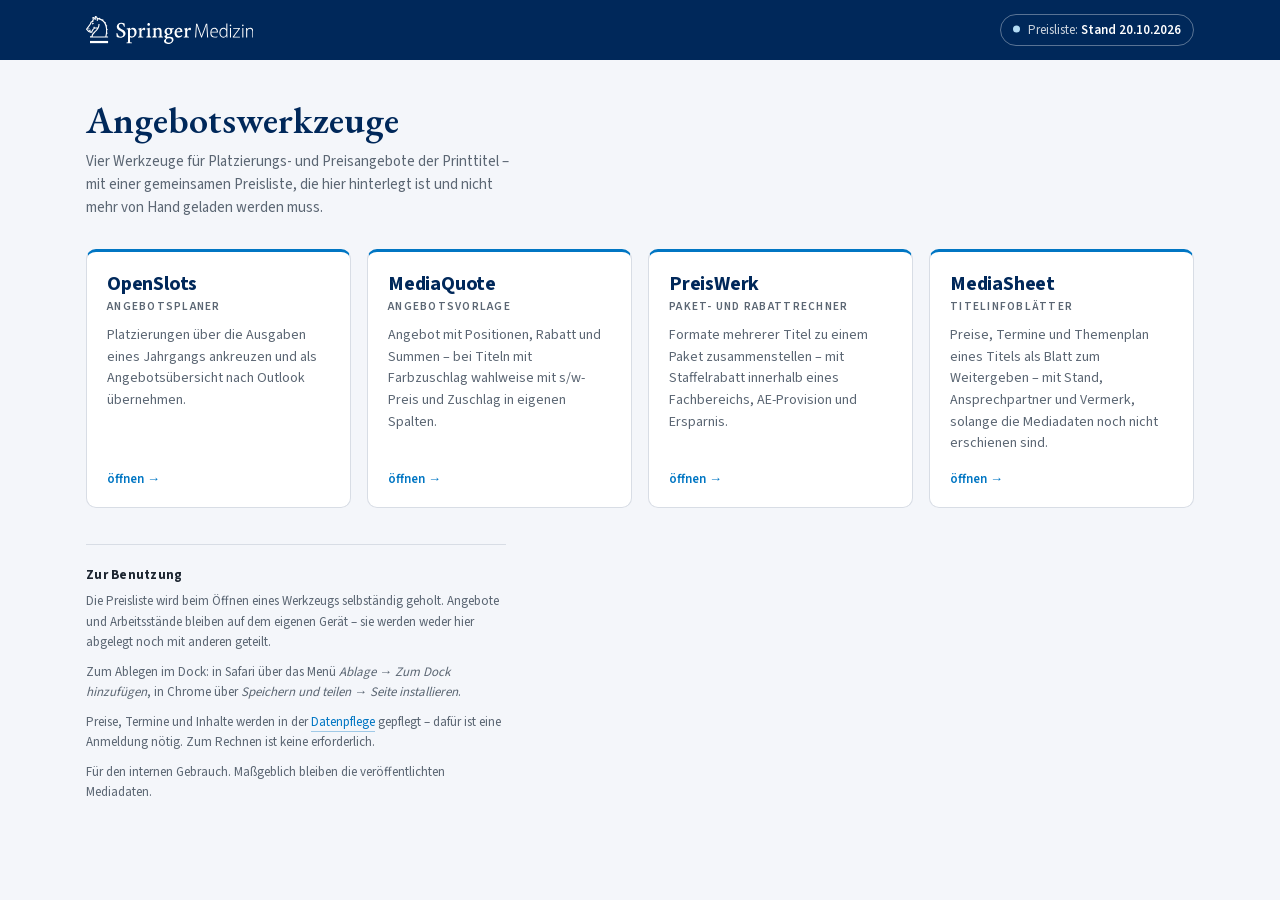
<file: index.html>
<!DOCTYPE html>
<html lang="de">
<head>
<meta charset="utf-8">
<meta name="viewport" content="width=device-width, initial-scale=1">
<title>Angebotswerkzeuge &ndash; Springer Medizin</title>
<link rel="manifest" href="manifest.webmanifest">
<meta name="theme-color" content="#00285A">
<link rel="icon" type="image/svg+xml" href="icon.svg">
<link rel="apple-touch-icon" href="icon-180.png">
<style>
  /* ══ BAUSTEIN schriften.css ══ Nicht hier ändern: gepflegt in Bausteine/schriften.css, eingesetzt mit „node Bausteine/einsetzen.mjs". */
  /* Schriften fest eingebaut statt von Google Fonts geladen: Die Seiten sehen damit
     ohne Netz und hinter Firmensperren gleich aus, gedruckte PDFs ebenso, und beim
     Öffnen geht keine Anfrage an Google. Je eine Datei mit allen Stärken (variable
     Schrift), Zeichensatz Westeuropa wie bei Google („latin“): Umlaute, ß, €,
     Anführungszeichen, Striche. Quelle: Google Fonts, EB Garamond v33 und
     Source Sans 3 v20, Lizenz SIL Open Font License 1.1. (22.10.2026)
     font-display: block statt swap: Die Schrift muss bei jedem Laden erst aus dem Text
     ausgepackt werden. In diesen wenigen Millisekunden setzte „swap" die Ersatzschrift
     (Georgia) ein, und je nach Browser sprang z. B. „Angebotswerkzeuge" sichtbar um.
     „block" wartet die Lücke ab; da die Schrift in der Seite steckt, dauert das nie
     lange. Gemessen in Edge am 22.10.2026. */
  @font-face {
    font-family: 'EB Garamond'; font-style: normal; font-weight: 400 800; font-display: block;
    src: url([data-uri]) format('woff2');
  }
  @font-face {
    font-family: 'Source Sans 3'; font-style: normal; font-weight: 200 900; font-display: block;
    src: url([data-uri]) format('woff2');
  }
  /* ══ ENDE BAUSTEIN schriften.css ══ */
  :root{
    --sm-navy:#00285A; --sm-orange:#EE7D11; --sm-blue:#0176C3; --sm-blue-light:#B3DCF5;
    --sm-border:#d8dde5; --sm-text:#1c2530; --sm-muted:#5b6673; --sm-bg:#f4f6fa;
  }
  *{box-sizing:border-box}
  html{background:var(--sm-bg);-webkit-text-size-adjust:100%;text-size-adjust:100%}
  body{
    margin:0; background:var(--sm-bg); color:var(--sm-text);
    font-family:'Source Sans 3',-apple-system,BlinkMacSystemFont,'Segoe UI',sans-serif;
    font-size:15px; line-height:1.55;
  }
  header{
    background:var(--sm-navy); color:#fff;
    padding:14px 26px; display:flex; align-items:center; gap:18px;
    /* Logo und Preislisten-Pille buendig mit Ueberschrift und Karten (seit
       23.10.2026): der Inhalt ist hoechstens 1160 px breit und mittig, mit 26 px
       Polster. Die dunkle Leiste selbst laeuft weiter ueber die volle Breite. */
    padding-left:max(26px, calc((100% - 1160px) / 2 + 26px));
    padding-right:max(26px, calc((100% - 1160px) / 2 + 26px));
    /* Feste Hoehe 60 px (seit 23.10.2026, vorher 56): die Pille ist 32 px hoch,
       das Logo nur 28 (am schmalen Handy 24). Ohne diese Zeile wuechse die Leiste
       beim Erscheinen des Stands und schoebe die Seite nach unten. */
    min-height:60px; box-sizing:border-box;
  }
  /* Das Logo behaelt seine Groesse; ohne flex:none drueckte die Pille es am
     Handy zusammen (375 px: 143 statt 167 px breit, 320 px: 88 px). */
  #sm-logo-svg{flex:none}
  /* Fünf Karten passen nicht mehr in eine Reihe: 5 × 258 px Mindestbreite und
     4 × 16 px Abstand ergäben 1354 px Inhalt, mit Polster 1406 px - mehr, als auf
     einem Laptop zur Verfügung steht. Statt die fünfte Karte allein umbrechen zu
     lassen, stehen drei oben und zwei darunter; das Raster ist dafür fest auf drei
     Spalten gestellt, nicht mehr auf auto-fit. Die Inhaltsbreite von 1160 px bleibt:
     drei Karten stehen darin auf rund 376 px, also bequem über ihrer Mindestbreite.
     Ist das Fenster schmaler, gehen die Spalten auf zwei und zuletzt auf eine zurück.
     Die Textblöcke bleiben schmal (siehe die ch-Angaben bei .intro und .hinweise),
     die Breite gilt den Karten.
     Seit dem 19.09.2026 sind es wieder vier Karten (die beiden MediaQuote-Fassungen
     sind eine geworden). Vier passen in eine Reihe: 4 × 258 px und 3 × 16 px Abstand
     sind 1080 px, die Inhaltsbreite gibt 1108 px her. Darunter stehen zwei und zwei
     statt drei und eine allein, zuletzt eine je Reihe. */
  main{max-width:1160px; margin:0 auto; padding:38px 26px 60px}
  h1{
    font-family:'EB Garamond','Minion Pro',Georgia,serif; font-weight:600;
    font-size:38px; line-height:1.15; margin:0 0 8px; color:var(--sm-navy);
  }
  .intro{margin:0 0 30px; color:var(--sm-muted); max-width:62ch}
  /* Stand der Preisliste rechts in der Kopfleiste (seit 23.10.2026). Vorher stand
     er unter der Einleitung und schob die Karten beim spaeten Erscheinen um 76 px
     nach unten. Groesse wie damals (13 px, 32 px hoch); die Kopfleiste ist dafuer
     fest 60 statt 56 px hoch (Marcus, 23.10.2026). */
  .stand{
    display:inline-flex; align-items:center; gap:8px; margin:0 0 0 auto;
    padding:5px 12px; border:1px solid rgba(255,255,255,.35); border-radius:999px;
    font-size:13px; line-height:20px; color:rgba(255,255,255,.8); white-space:nowrap;
  }
  /* Ohne diese Zeile schlaegt display:inline-flex das hidden-Attribut: die Pille
     stuende leer da, bis der Stand geladen ist (lokal als Datei: dauerhaft). */
  .stand[hidden]{display:none}
  .stand b{color:#fff; font-weight:600}
  /* Mittig zu den Versalien statt zur Zeilenhoehe, die unten Platz fuer
     Unterlaengen enthaelt: 1,5 px hoeher (gemessen 1,4 px zu tief). */
  .stand .punkt{width:7px; height:7px; border-radius:50%; background:var(--sm-blue-light); transform:translateY(-1.5px)}
  .stand.fehlt .punkt{background:var(--sm-orange)}
  .karten{display:grid; grid-template-columns:repeat(4,1fr); gap:16px}
  @media (max-width:1140px){ .karten{grid-template-columns:repeat(2,1fr)} }
  @media (max-width:620px){ .karten{grid-template-columns:1fr} }
  a.karte{
    display:flex; flex-direction:column; text-decoration:none; color:inherit;
    background:#fff; border:1px solid var(--sm-border); border-radius:10px;
    padding:20px 20px 18px; border-top:3px solid var(--sm-blue);
    transition:border-color .15s, box-shadow .15s, transform .15s;
  }
  a.karte:hover{
    border-top-color:var(--sm-orange); box-shadow:0 4px 16px rgba(0,40,90,.10);
    transform:translateY(-2px);
  }
  /* Druckpunkt (seit 23.10.2026): aus der angehobenen Lage 1 px zurueck, wie alle
     Knoepfe der Werkzeuge, Schatten etwas kleiner. Sofort, ohne die 0,15 s des
     Anhebens - sonst ist die Seite gewechselt, bevor man es sieht. */
  a.karte:active{
    transform:translateY(-1px); box-shadow:0 2px 8px rgba(0,40,90,.10);
    transition-duration:0s;
  }
  /* Kopf der Karte wie die Kopfleiste des jeweiligen Werkzeugs: Name gross, Aufgabe
     klein und gesperrt darunter. Vorher stand beides in einer Zeile - „MediaQuote –
     Angebotsvorlage 4C" war damit 10 px zu breit fuer die Karte, sodass „4C" allein
     umbrach. Getrennt bleibt jede Zeile mit Abstand innerhalb der Kartenbreite. */
  a.karte h2{
    font-family:'Source Sans 3',sans-serif; font-size:20px; font-weight:700;
    margin:0 0 3px; color:var(--sm-navy); letter-spacing:-.01em; line-height:1.2;
  }
  a.karte .zusatz{
    font-size:11.5px; font-weight:600; color:var(--sm-muted);
    letter-spacing:.11em; text-transform:uppercase; margin:0 0 10px; line-height:1.35;
  }
  a.karte p{margin:0; font-size:14px; color:var(--sm-muted); flex:1 1 auto}
  a.karte .mehr{
    margin-top:14px; font-size:13px; font-weight:600; color:var(--sm-blue);
    display:flex; align-items:center; gap:6px;
  }
  a.karte:hover .mehr{color:var(--sm-orange)}
  .hinweise{
    margin-top:36px; padding-top:20px; border-top:1px solid var(--sm-border);
    font-size:13px; color:var(--sm-muted); max-width:70ch;
  }
  .hinweise h3{font-size:13px; font-weight:700; color:var(--sm-text); margin:0 0 6px; letter-spacing:.02em}
  .hinweise p{margin:0 0 10px}
  .hinweise a{color:var(--sm-blue); text-decoration:none; border-bottom:1px solid rgba(1,118,195,.35)}
  .hinweise a:hover{color:var(--sm-orange); border-bottom-color:rgba(238,125,17,.5)}
  /* Druckpunkt (seit 23.10.2026). Der Link steht im Fliesstext, dort greift transform
     nicht; position:relative verschiebt ihn, ohne die Zeile zu veraendern. */
  .hinweise a:active{position:relative; top:1px}
  @media (max-width:560px){ main{padding:26px 18px 44px} h1{font-size:27px} header{padding-left:18px; padding-right:18px; gap:12px} }
  /* Am Handy passen Logo und volle Pille nicht nebeneinander: dort entfaellt
     „Preisliste:“, es bleibt „Stand …“ bzw. „nicht erreichbar“. Unter 360 px
     wird das Logo zusaetzlich 24 statt 28 px hoch (seit 23.10.2026). */
  @media (max-width:560px){ .stand-wort{display:none} }
  @media (max-width:359px){ #sm-logo-svg{height:24px !important} }
  /* Mit der 13-px-Pille fehlen bei 320 px sonst 8 px: Abstand und Innenrand
     etwas knapper, damit die Pille buendig mit den Karten endet. */
  @media (max-width:359px){ header{gap:8px} .stand{padding-left:9px; padding-right:9px} }
</style>
</head>
<body>

<header>
  <svg id="sm-logo-svg" style="display:block;height:28px;width:auto" xmlns="http://www.w3.org/2000/svg" viewBox="0 0 157.207 26.299"><defs><style>.cls-1{fill:#fff;stroke-width:0px;}</style></defs><path class="cls-1" d="M20.733,20.18H3.744v-1.044h1.44c.252-3.384,3.491-4.644,5.291-7.379h-2.087c-1.008.36-2.52,2.591-2.52,3.887h-2.627l.036-1.08-.864.72L.108,12.621s-.108-.144-.108-.252.036-.18.036-.18l3.636-4.931.647-1.944.972-.36,1.008-1.404-.36-2.448c.972-.36,1.908-.036,2.375.432.036-.72-.036-1.512-.036-1.512,1.728-.18,2.339.756,2.627,1.8.468.036.9.108,1.296.18.072-.216.288-.396.54-.396.324,0,.539.252.539.54v.144c.756.252,1.476.612,2.124,1.008.108-.144.252-.216.432-.216.324,0,.54.252.54.54,0,.144-.036.252-.108.324.612.504,1.116,1.116,1.584,1.764.072-.036.18-.072.252-.072.324,0,.576.252.576.54,0,.216-.108.396-.288.468.36.648.647,1.368.864,2.124.036-.036.108-.036.144-.036.324,0,.54.252.54.54s-.18.504-.395.54c.143.756.252,1.512.324,2.304.324,0,.576.252.576.54,0,.324-.252.539-.539.576,0,.756-.036,1.584-.108,2.376.288.036.504.288.504.576s-.252.54-.576.54h-.036c-.143.792-.288,1.583-.468,2.412h1.512v1.044ZM18.142,19.172c2.088-8.603-.36-15.442-7.019-16.234.036.36.036.648.036.936,0,.432-.036.792-.036.792l-1.043-.18c.036-.36.108-2.808-.756-3.347,0,0,0,1.295-.288,2.591l-.972-.18c0-.9-.396-1.26-.936-1.512l.252,1.764-.612.9.288.828-1.908.648-.54,1.548-3.348,4.608,1.26,1.512,1.404-1.188.324.216v1.764h.756c.324-1.26,1.368-2.736,2.34-3.456l-.54-.648.792-.684.756.936s2.7,0,2.7-.036c.396-.864.648-1.908.648-3.131h1.044c0,4.104-2.052,5.723-4.607,8.243-.936.936-1.764,1.943-1.872,3.311h11.878ZM3.132,11.217c.036.468-.036,1.188-.288,1.548l-.756-.288c.252-.36.396-.864.396-1.296l.648.036ZM7.271,7.221l-1.62.864-.108-1.332,1.692-.18.036.648Z"/><path class="cls-1" d="M20.733,25.507H3.744v-2.088h16.99v2.088Z"/><path class="cls-1" d="M32.399,20.468c-1.368,0-2.448-.324-3.492-.792-.216-.936-.288-2.196-.36-3.492l.828-.144c.468,1.764,1.116,3.492,3.275,3.492,1.512,0,2.412-.936,2.412-2.34,0-3.708-6.155-2.879-6.155-7.163,0-1.944,1.584-3.708,4.392-3.708.936,0,1.944.252,2.952.612.072.756.144,1.62.18,3.132l-.756.036c-.36-1.26-.935-2.808-2.771-2.808-1.368,0-2.052.936-2.052,2.052,0,3.42,6.263,2.7,6.263,7.163,0,2.124-1.908,3.96-4.715,3.96ZM42.658,20.324c-.576-.036-1.044-.144-1.332-.252v3.383c0,1.224.144,1.332,1.8,1.476v.684h-5.075v-.684c1.296-.144,1.404-.252,1.404-1.476v-9.611c0-1.26-.036-1.296-1.26-1.404v-.612c1.08-.216,2.087-.54,3.131-.9v1.368l1.944-1.008c.252-.144.504-.18.756-.18,2.232,0,3.492,1.943,3.492,3.815,0,3.024-2.16,5.075-4.859,5.4ZM43.125,12.441c-.576,0-1.332.396-1.8.684v5.327c.396.432,1.044.756,1.836.756,1.044,0,2.412-.792,2.412-3.491,0-2.268-1.08-3.276-2.448-3.276ZM54.356,13.341c-.216-.288-.504-.36-.864-.36-.468,0-1.044.54-1.44,1.656v3.348c0,1.224.144,1.332,1.692,1.44v.72h-4.895v-.72c1.224-.108,1.368-.216,1.368-1.44v-4.067c0-1.224-.108-1.224-1.224-1.44v-.612c1.08-.216,2.124-.432,3.059-.792v2.16h.036c.648-1.188,1.548-2.124,2.375-2.124.72,0,1.224.54,1.224,1.116,0,.828-.864,1.548-1.332,1.116ZM61.231,20.144h-4.607v-.72c1.224-.108,1.404-.216,1.404-1.512v-3.888c0-1.404-.108-1.404-1.296-1.548v-.612c1.116-.216,2.231-.468,3.131-.792v6.839c0,1.296.108,1.404,1.368,1.512v.72ZM58.855,9.165c-.684,0-1.224-.54-1.224-1.224,0-.72.54-1.26,1.224-1.26.72,0,1.26.54,1.26,1.26,0,.684-.539,1.224-1.26,1.224ZM72.246,20.144h-4.248v-.72c1.008-.108,1.152-.216,1.152-1.368v-3.527c0-1.296-.576-2.088-1.656-2.088-.684,0-1.476.504-2.016,1.008v4.607c0,1.152.108,1.26,1.116,1.368v.72h-4.392v-.72c1.224-.108,1.404-.216,1.404-1.368v-4.139c0-1.224-.072-1.296-1.152-1.44v-.612c1.08-.216,2.088-.432,3.023-.792v1.44c.468-.396,1.836-1.404,2.88-1.404,1.62,0,2.627,1.116,2.627,2.772v4.175c0,1.152.18,1.26,1.26,1.368v.72ZM82.504,11.577c-.144.324-.54.936-.864,1.116l-1.044-.108c.288.396.504,1.188.504,1.8,0,2.196-1.979,3.384-3.779,3.384-.108,0-.396-.036-.648-.036-.432.144-.792.648-.792.972s.324.72,1.188.72h2.16c1.26,0,2.952.612,2.952,2.627,0,2.304-2.412,4.248-5.219,4.248-2.448,0-3.744-1.512-3.744-2.736,0-.792.396-1.404,2.088-2.7-.612-.216-1.692-.828-1.62-1.98.828-.36,1.584-1.008,1.908-1.404-.972-.324-1.872-1.476-1.872-2.771,0-2.34,2.088-3.6,3.815-3.6.756,0,1.476.18,2.088.504.936-.036,1.872-.144,2.736-.252l.144.216ZM79.661,21.224c-.504-.18-1.188-.216-2.304-.216-1.548,0-2.232,1.152-2.232,2.016,0,1.224,1.08,2.16,2.7,2.16,1.8,0,2.808-1.188,2.808-2.376,0-.756-.432-1.368-.972-1.583ZM77.357,11.973c-.756,0-1.62.792-1.62,2.304s.792,2.592,1.872,2.592c.791,0,1.548-.684,1.548-2.34,0-1.404-.684-2.556-1.8-2.556ZM90.063,15.14c-.324.036-2.808.216-5.075.288.072,2.375,1.476,3.383,2.88,3.383.791,0,1.368-.216,2.087-.936l.468.648c-1.188,1.476-2.592,1.835-3.24,1.835-2.556,0-4.032-1.943-4.032-4.247,0-2.808,2.124-5.003,4.248-5.003,1.764,0,3.167,1.512,3.167,3.204,0,.54-.108.756-.504.828ZM87.004,12.009c-.828,0-1.692.9-1.908,2.447l3.096-.072c.396,0,.468-.108.468-.468,0-.972-.684-1.908-1.656-1.908ZM97.371,13.341c-.252-.252-.576-.36-.864-.36-.468,0-1.08.54-1.476,1.656v3.348c0,1.224.144,1.332,1.691,1.44v.72h-4.931v-.72c1.26-.108,1.368-.216,1.368-1.44v-4.067c0-1.224-.072-1.224-1.224-1.44v-.612c1.152-.216,2.16-.432,3.096-.792v2.16h.036c.612-1.188,1.512-2.124,2.376-2.124.684,0,1.224.54,1.224,1.116,0,.828-.9,1.548-1.296,1.116Z"/><path class="cls-1" d="M113.758,20.144l-.396-6.083c-.144-1.908-.288-4.068-.216-5.759-.54,1.62-1.009,3.06-1.692,4.895l-2.628,6.947h-.647l-2.448-6.731c-.684-1.872-1.224-3.384-1.655-5.039-.036,1.764-.144,3.815-.288,5.831l-.36,5.939h-.971l.936-12.814h1.115l2.664,7.127c.611,1.656,1.008,2.88,1.403,4.284.324-1.368.756-2.556,1.404-4.248l2.699-7.163h1.188l.863,12.814h-.972Z"/><path class="cls-1" d="M117.72,15.573c.035,2.987,1.547,3.923,3.239,3.923,1.116,0,1.764-.216,2.304-.504l.216.756c-.432.252-1.332.54-2.664.54-2.556,0-4.067-1.872-4.067-4.427,0-2.916,1.62-4.752,3.888-4.752,2.771,0,3.311,2.556,3.311,3.887,0,.216,0,.396-.036.576h-6.19ZM117.791,14.817h5.147c0-1.476-.684-2.952-2.447-2.952-1.728,0-2.556,1.584-2.7,2.952Z"/><path class="cls-1" d="M131.974,20.144l-.036-1.512c-.504.936-1.512,1.692-2.987,1.692-2.052,0-3.708-1.692-3.708-4.5,0-3.024,1.8-4.751,3.851-4.751,1.26,0,2.196.612,2.7,1.44v-5.363h.972v10.979c0,.576.036,1.44.072,2.016h-.864ZM131.794,14.744c0-.216-.036-.504-.072-.756-.288-1.152-1.26-2.088-2.556-2.088-1.836,0-2.916,1.692-2.916,3.852,0,1.98.9,3.816,2.844,3.816,1.08,0,2.196-.684,2.628-2.232.036-.216.072-.396.072-.648v-1.944Z"/><path class="cls-1" d="M135.683,9.669c-.396,0-.72-.36-.72-.792s.323-.792.791-.792c.396,0,.721.36.721.792s-.324.792-.756.792h-.036ZM135.215,20.144v-8.855h.972v8.855h-.972Z"/><path class="cls-1" d="M137.842,20.144v-.576l4.608-6.299c.287-.396.611-.756.971-1.188h-5.147v-.792h6.299v.612l-4.607,6.264c-.288.395-.576.791-.9,1.224h5.507v.756h-6.731Z"/><path class="cls-1" d="M147.274,9.669c-.396,0-.721-.36-.721-.792s.324-.792.791-.792c.396,0,.721.36.721.792s-.324.792-.756.792h-.035ZM146.805,20.144v-8.855h.973v8.855h-.973Z"/><path class="cls-1" d="M156.237,20.144v-5.363c0-1.512-.541-2.844-2.268-2.844-1.152,0-2.16.792-2.449,1.908-.07.216-.107.504-.107.792v5.507h-1.008v-6.731c0-.864-.035-1.368-.072-2.124h.936l.037,1.404c.504-.9,1.584-1.584,2.879-1.584,1.008,0,3.023.504,3.023,3.491v5.543h-.971Z"/></svg>
  <div class="stand" id="stand" title="Stand der Preisliste" hidden>
    <span class="punkt"></span><span id="standText"></span>
  </div>
</header>

<main>
  <h1>Angebotswerkzeuge</h1>
  <p class="intro">
    Vier Werkzeuge f&uuml;r Platzierungs- und Preisangebote der Printtitel &ndash;
    mit einer gemeinsamen Preisliste, die hier hinterlegt ist und nicht mehr von Hand
    geladen werden muss.
  </p>

  <div class="karten">
    <a class="karte" href="OpenSlots_Angebotsplaner.html">
      <h2>OpenSlots</h2>
      <div class="zusatz">Angebotsplaner</div>
      <p>Platzierungen &uuml;ber die Ausgaben eines Jahrgangs ankreuzen und als
         Angebots&uuml;bersicht nach Outlook &uuml;bernehmen.</p>
      <span class="mehr">&ouml;ffnen &rarr;</span>
    </a>
    <a class="karte" href="MediaQuote_Angebotsvorlage.html">
      <h2>MediaQuote</h2>
      <div class="zusatz">Angebotsvorlage</div>
      <p>Angebot mit Positionen, Rabatt und Summen &ndash; bei Titeln mit Farbzuschlag
         wahlweise mit s/w-Preis und Zuschlag in eigenen Spalten.</p>
      <span class="mehr">&ouml;ffnen &rarr;</span>
    </a>
    <a class="karte" href="PreisWerk_Paketrechner.html">
      <h2>PreisWerk</h2>
      <div class="zusatz">Paket- und Rabattrechner</div>
      <p>Formate mehrerer Titel zu einem Paket zusammenstellen &ndash; mit Staffelrabatt
         innerhalb eines Fachbereichs, AE-Provision und Ersparnis.</p>
      <span class="mehr">&ouml;ffnen &rarr;</span>
    </a>
    <a class="karte" href="MediaSheet_Preisblatt.html">
      <h2>MediaSheet</h2>
      <div class="zusatz">Titelinfobl&auml;tter</div>
      <p>Preise, Termine und Themenplan eines Titels als Blatt zum Weitergeben &ndash; mit Stand,
         Ansprechpartner und Vermerk, solange die Mediadaten noch nicht erschienen sind.</p>
      <span class="mehr">&ouml;ffnen &rarr;</span>
    </a>
  </div>

  <div class="hinweise">
    <h3>Zur Benutzung</h3>
    <p>
      Die Preisliste wird beim &Ouml;ffnen eines Werkzeugs selbst&auml;ndig geholt.
      Angebote und Arbeitsst&auml;nde bleiben auf dem eigenen Ger&auml;t &ndash; sie werden
      weder hier abgelegt noch mit anderen geteilt.
    </p>
    <p>
      Zum Ablegen im Dock: in Safari &uuml;ber das Men&uuml; <i>Ablage &rarr; Zum Dock
      hinzuf&uuml;gen</i>, in Chrome &uuml;ber <i>Speichern und teilen &rarr; Seite installieren</i>.
    </p>
    <p>
      Preise, Termine und Inhalte werden in der <a href="Datenpflege.html">Datenpflege</a> gepflegt &ndash;
      daf&uuml;r ist eine Anmeldung n&ouml;tig. Zum Rechnen ist keine erforderlich.
    </p>
    <p>F&uuml;r den internen Gebrauch. Ma&szlig;geblich bleiben die ver&ouml;ffentlichten Mediadaten.</p>
  </div>
</main>

<script src="konfiguration.js"></script>
<script>
/* Stand der Preisliste: kommt aus der Datei selbst. Jede xlsx-Datei führt intern
   Buch darüber, wann sie zuletzt gespeichert wurde (docProps/core.xml, Feld
   dcterms:modified) – dieser Zeitstempel wandert mit der Datei mit, auch über einen
   Upload von einem anderen Rechner. Der Zeitstempel des Servers taugt dafür nicht:
   GitHub Pages meldet für jede Datei denselben Zeitpunkt, nämlich den der letzten
   Veröffentlichung. Damit sähe die Preisliste auch dann nach „heute" aus, wenn
   lediglich ein Werkzeug geändert wurde. Bei einem Doppelklick auf diese Datei
   (file://) darf der Browser die Nachbardatei nicht lesen – dann bleibt die Zeile
   weg, statt etwas Falsches zu behaupten. */

/* Liest den Speicherzeitpunkt aus dem xlsx-Archiv. Eine xlsx-Datei ist ein ZIP;
   gesucht wird der Eintrag docProps/core.xml, der ausgepackt und nach dem Feld
   dcterms:modified durchsucht wird. Ohne Zusatzbibliothek, ~5 ms. Bei jedem
   unerwarteten Aufbau wird null geliefert – dann steht kein Datum da. */
async function standAusDatei(buf) {
  try {
    const dv = new DataView(buf), u8 = new Uint8Array(buf);
    let eocd = -1;                                  // Ende des Inhaltsverzeichnisses
    for (let i = u8.length - 22; i >= 0 && i >= u8.length - 65558; i--) {
      if (dv.getUint32(i, true) === 0x06054b50) { eocd = i; break; }
    }
    if (eocd < 0) return null;
    let p = dv.getUint32(eocd + 16, true);
    const n = dv.getUint16(eocd + 10, true);
    for (let k = 0; k < n; k++) {
      if (dv.getUint32(p, true) !== 0x02014b50) return null;
      const verf = dv.getUint16(p + 10, true);      // 0 = ungepackt, 8 = deflate
      const glen = dv.getUint32(p + 20, true);      // gepackte Länge
      const nlen = dv.getUint16(p + 28, true);
      const elen = dv.getUint16(p + 30, true);
      const clen = dv.getUint16(p + 32, true);
      const lho  = dv.getUint32(p + 42, true);      // Kopf des Eintrags
      const name = new TextDecoder().decode(u8.subarray(p + 46, p + 46 + nlen));
      if (name === 'docProps/core.xml') {
        if (dv.getUint32(lho, true) !== 0x04034b50) return null;
        const von = lho + 30 + dv.getUint16(lho + 26, true) + dv.getUint16(lho + 28, true);
        const roh = u8.subarray(von, von + glen);
        let xml;
        if (verf === 0) {
          xml = new TextDecoder().decode(roh);
        } else if (verf === 8 && typeof DecompressionStream === 'function') {
          xml = await new Response(new Blob([roh]).stream()
                  .pipeThrough(new DecompressionStream('deflate-raw'))).text();
        } else return null;
        const m = xml.match(/<dcterms:modified[^>]*>([^<]+)</);
        if (!m) return null;
        const d = new Date(m[1]);
        return isNaN(d) ? null : d;
      }
      p += 46 + nlen + elen + clen;
    }
    return null;
  } catch (e) { return null; }
}

/* Der Stand kommt zuerst aus der Datenbank: dort steht der juengste Aenderungs-
   zeitpunkt in der Sicht „stand". Antwortet sie nicht, wird wie bisher der
   Speicherzeitpunkt aus der Angebotsdaten.xlsx gelesen - dieselbe Reihenfolge der
   Bezugsquellen wie in den vier Werkzeugen. */
async function standAusDatenbank() {
  if (typeof SUPABASE_URL !== 'string' || typeof SUPABASE_ANON_KEY !== 'string'
      || !SUPABASE_URL || !SUPABASE_ANON_KEY) return null;
  try {
    const r = await fetch(SUPABASE_URL + '/rest/v1/stand?select=geaendert_am', {
      headers: { apikey: SUPABASE_ANON_KEY, Authorization: 'Bearer ' + SUPABASE_ANON_KEY },
      cache: 'no-cache'
    });
    if (!r.ok) return null;
    const z = await r.json();
    const d = (z && z[0] && z[0].geaendert_am) ? new Date(z[0].geaendert_am) : null;
    return (d && !isNaN(d)) ? d : null;
  } catch (e) { return null; }
}

(async () => {
  const box = document.getElementById('stand');
  const txt = document.getElementById('standText');
  if (location.protocol === 'file:') return;
  try {
    let d = await standAusDatenbank();
    if (!d) {
      const r = await fetch('Angebotsdaten.xlsx', { cache: 'no-cache' });
      if (!r.ok) throw new Error('HTTP ' + r.status);
      d = await standAusDatei(await r.arrayBuffer());
    }
    if (d) {
      const p = n => String(n).padStart(2, '0');
      txt.innerHTML = '<span class="stand-wort">Preisliste: </span><b>Stand ' + p(d.getDate()) + '.' + p(d.getMonth() + 1) + '.' + d.getFullYear() + '</b>';
    } else {
      txt.innerHTML = '<span class="stand-wort">Preisliste: </span><b>hinterlegt</b>';
    }
    box.hidden = false;
  } catch (e) {
    box.classList.add('fehlt');
    txt.innerHTML = '<span class="stand-wort">Preisliste: </span><b>nicht erreichbar</b>';
    box.hidden = false;
  }
})();
</script>
</body>
</html>
</file>
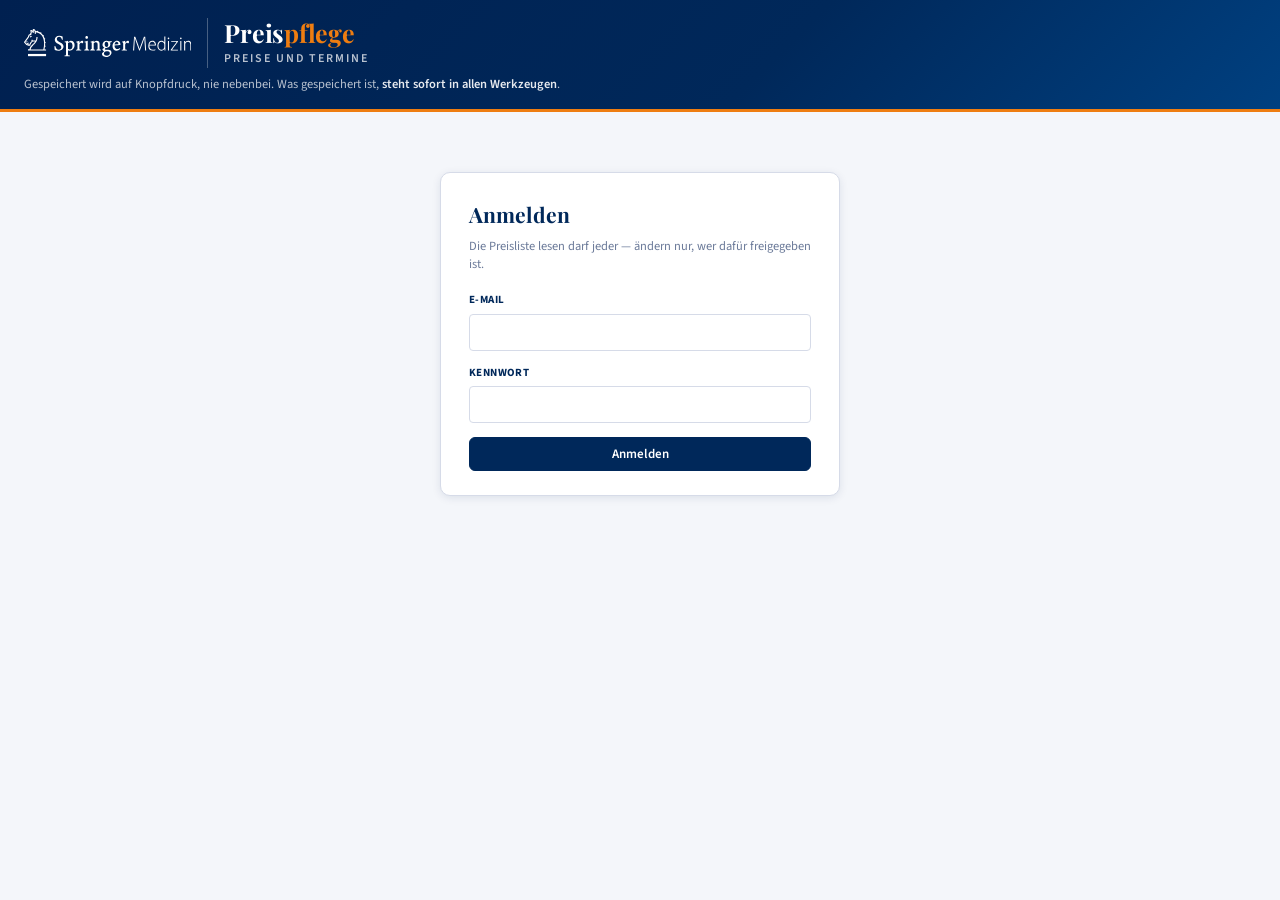
<file: Preispflege.html>
<!DOCTYPE html>
<html lang="de">
<head>
<meta charset="UTF-8">
<meta name="viewport" content="width=device-width, initial-scale=1.0">
<link rel="preconnect" href="https://fonts.googleapis.com">
<link rel="preconnect" href="https://fonts.gstatic.com" crossorigin>
<link href="https://fonts.googleapis.com/css2?family=Playfair+Display:wght@600;700&family=Source+Sans+3:wght@400;500;600;700&display=swap" rel="stylesheet">
<title>Preispflege – Preise und Termine · Springer Medizin</title>
<link rel="icon" type="image/svg+xml" href="data:image/svg+xml,%3Csvg xmlns='http://www.w3.org/2000/svg' viewBox='0 0 32 32'%3E%3Crect width='32' height='32' rx='7' fill='%2300285a'/%3E%3Cpath d='M9 22.5l3.2-1 9-9a2.1 2.1 0 00-3-3l-9 9-1 3.2z' fill='%23e6eaf0'/%3E%3Cpath d='M8 25.5h16' stroke='%23ee7d11' stroke-width='2' stroke-linecap='round'/%3E%3C/svg%3E">
<style>
  *, *::before, *::after { box-sizing: border-box; margin: 0; padding: 0; }

  :root {
    /* Farbwerte wie in den vier Werkzeugen (Springer Medizin Brand Hub).
       Navy primär, Orange als einziger Akzent, Neutrale kühl aus dem Navy. */
    --navy: #00285a;
    --navy-hover: #003a80;
    --blue: #0176c3;
    --blue-light: #b3dcf5;
    --orange: #ee7d11;
    --orange-dark: #c0630a;
    --red: #be1818;
    --red-bg: #fdeaea;
    --red-border: #f3c0c0;
    --green: #1d7a4f;
    --white: #ffffff;
    --surface: #eaeef4;
    --surface-hover: #f4f6fa;
    --text: #1a2340;
    --grey-600: #6b7a99;
    --grey-500: #9aa3b8;
    --border: #d6dbe8;
    --bg: #f4f6fa;
    --shadow-sm: 0 1px 3px rgba(0,40,90,.08);
    --shadow-md: 0 2px 8px rgba(0,40,90,.10);
    --shadow-lg: 0 8px 28px rgba(0,40,90,.18);
    --radius-sm: 4px;
    --radius-md: 6px;
    --radius-lg: 8px;
    --radius-xl: 10px;
    --font-body: 'Source Sans 3', system-ui, Arial, Helvetica, sans-serif;
    --font-title: 'Playfair Display', Georgia, 'Times New Roman', serif;
  }

  /* Hintergrund am Wurzelelement, nicht per min-height am body. */
  html { background: var(--bg); }
  body { font-family: var(--font-body); background: var(--bg); color: var(--text); font-size: 14px; line-height: 1.5; }

  /* ── Kopfleiste, wie in den vier Werkzeugen ── */
  .sm-hero { background: linear-gradient(135deg, #002050 0%, var(--navy) 60%, #004080 100%); padding: 1.1rem 0 1rem; border-bottom: 3px solid var(--orange); }
  .sm-hero-inner { padding: 0 1.5rem; }
  .sm-hero-head { display: flex; align-items: center; gap: 1rem; margin-bottom: 8px; }
  .sm-hero-head svg { flex: none; }
  .sm-hero-div { width: 1px; align-self: stretch; background: rgba(255,255,255,.28); flex: none; }
  .sm-hero h1 { font-family: var(--font-title); font-size: 25px; font-weight: 700; color: #fff; line-height: 1.2; margin-bottom: 2px; letter-spacing: -.01em; }
  .sm-hero h1 .sm-hero-mark { color: var(--orange); }
  .sm-hero-sub { font-size: 12px; font-weight: 600; color: rgba(255,255,255,.72); letter-spacing: .16em; text-transform: uppercase; }
  .sm-hero p { font-size: 12.5px; color: rgba(255,255,255,.72); line-height: 1.4; }
  .sm-hero p strong { color: rgba(255,255,255,.9); font-weight: 600; }
  .hero-konto { margin-left: auto; text-align: right; font-size: 12px; color: rgba(255,255,255,.72); }
  .hero-konto b { display: block; color: #fff; font-weight: 600; font-size: 12.5px; }
  .hero-konto button { margin-top: 3px; background: none; border: 1px solid rgba(255,255,255,.35); color: #fff; border-radius: var(--radius-md); font-size: 11.5px; font-family: var(--font-body); padding: 2px 9px; cursor: pointer; }
  .hero-konto button:hover { background: rgba(255,255,255,.12); }

  .wrap { max-width: 1320px; margin: 22px auto; padding: 0 20px; }

  /* ── Anmeldung ── */
  .anmeldung { max-width: 400px; margin: 60px auto; background: var(--white); border: 1px solid var(--border); border-radius: var(--radius-xl); box-shadow: var(--shadow-md); padding: 26px 28px 24px; }
  .anmeldung h2 { font-family: var(--font-title); font-size: 21px; color: var(--navy); margin-bottom: 6px; }
  .anmeldung p { font-size: 12.5px; color: var(--grey-600); margin-bottom: 18px; }
  .anmeldung label { display: block; font-size: 11px; font-weight: 700; color: var(--navy); text-transform: uppercase; letter-spacing: .4px; margin-bottom: 5px; }
  .anmeldung input { width: 100%; padding: 8px 10px; border: 1px solid var(--border); border-radius: var(--radius-sm); font-size: 13.5px; font-family: var(--font-body); color: var(--text); margin-bottom: 14px; }
  .anmeldung input:focus { outline: none; border-color: var(--navy); box-shadow: 0 0 0 2px rgba(0,40,90,.08); }

  /* ── Knöpfe ── */
  .btn { display: inline-flex; align-items: center; gap: 7px; border: 1px solid var(--border); background: var(--white); color: var(--text); border-radius: var(--radius-md); height: 30px; padding: 0 13px; font-size: 13px; font-weight: 600; cursor: pointer; font-family: var(--font-body); }
  .btn:hover { background: var(--surface-hover); }
  .btn-primär { background: var(--navy); border-color: var(--navy); color: #fff; }
  .btn-primär:hover { background: var(--navy-hover); }
  .btn-gefahr { color: var(--red); border-color: var(--red-border); }
  .btn-gefahr:hover { background: var(--red-bg); }
  .btn:disabled { opacity: .45; cursor: not-allowed; }
  .btn-voll { width: 100%; justify-content: center; height: 34px; }

  /* ── Leiste ── */
  .leiste { display: flex; align-items: center; gap: 12px; flex-wrap: wrap; background: var(--surface); border: 1px solid var(--border); border-radius: var(--radius-xl); padding: 11px 15px; margin-bottom: 16px; box-shadow: var(--shadow-sm); }
  .leiste select { font-family: var(--font-body); font-size: 13px; font-weight: 600; padding: 5px 8px; border: 1px solid var(--border); border-radius: var(--radius-md); background: var(--white); color: var(--text); cursor: pointer; }
  .leiste label { font-size: 13px; font-weight: 600; display: inline-flex; align-items: center; gap: 6px; }
  .reiter { display: inline-flex; border: 1px solid var(--border); border-radius: var(--radius-md); overflow: hidden; background: var(--white); }
  .reiter button { border: none; background: var(--white); font-family: var(--font-body); font-size: 13px; font-weight: 600; color: var(--grey-600); padding: 0 15px; height: 28px; cursor: pointer; }
  .reiter button.an { background: var(--navy); color: #fff; }
  .stand-hinweis { font-size: 12.5px; color: var(--grey-600); }
  .offen-hinweis { display: none; align-items: center; gap: 6px; font-size: 12.5px; font-weight: 600; color: var(--orange-dark); background: #fdf3e7; border: 1px solid #f6ddbc; border-radius: var(--radius-md); padding: 3px 10px; }
  .offen-hinweis.an { display: inline-flex; }

  /* ── Zweispaltiger Arbeitsbereich ── */
  .arbeit { display: grid; grid-template-columns: 268px minmax(0,1fr); gap: 16px; align-items: start; }
  .spalte { background: var(--white); border: 1px solid var(--border); border-radius: var(--radius-lg); box-shadow: var(--shadow-sm); overflow: hidden; }
  .titelliste { padding: 6px 0 10px; max-height: calc(100vh - 220px); overflow-y: auto; }
  .fach-kopf { font-size: 10.5px; font-weight: 700; color: var(--grey-600); text-transform: uppercase; letter-spacing: .1em; padding: 12px 14px 4px; }
  .titel-zeile { display: flex; justify-content: space-between; align-items: center; gap: 8px; padding: 5px 14px; font-size: 13px; cursor: pointer; border-left: 3px solid transparent; }
  .titel-zeile:hover { background: var(--surface-hover); }
  .titel-zeile.an { background: var(--blue-light); font-weight: 600; border-left-color: var(--navy); }
  .titel-zeile .zahl { font-size: 11px; color: var(--grey-500); flex: none; }
  .titel-zeile .offen { font-size: 11px; color: var(--orange-dark); font-weight: 600; flex: none; }
  .titel-zeile .geaendert { color: var(--orange); font-weight: 700; flex: none; }

  .inhalt { padding: 14px 16px 18px; }
  .inhalt-kopf { display: flex; align-items: baseline; justify-content: space-between; gap: 12px; flex-wrap: wrap; margin-bottom: 12px; padding-bottom: 9px; border-bottom: 2px solid var(--navy); }
  .inhalt-kopf h2 { font-size: 15px; font-weight: 700; color: var(--navy); }
  .inhalt-kopf .neben { font-size: 12px; color: var(--grey-600); }
  .stamm { display: flex; gap: 14px; flex-wrap: wrap; align-items: flex-end; margin-bottom: 16px; }
  .feld { display: flex; flex-direction: column; gap: 4px; }
  .feld label { font-size: 10.5px; font-weight: 700; color: var(--navy); text-transform: uppercase; letter-spacing: .4px; }
  .feld input, .feld select { padding: 5px 8px; border: 1px solid var(--border); border-radius: var(--radius-sm); font-size: 13px; font-family: var(--font-body); color: var(--text); background: var(--white); }
  .feld input:focus, .feld select:focus { outline: none; border-color: var(--navy); box-shadow: 0 0 0 2px rgba(0,40,90,.08); }

  .kat-kopf { font-size: 10.5px; font-weight: 700; color: var(--grey-600); text-transform: uppercase; letter-spacing: .1em; padding: 14px 2px 5px; display: flex; justify-content: space-between; align-items: center; }
  table { width: 100%; border-collapse: collapse; font-size: 13px; }
  th { text-align: left; font-size: 10px; font-weight: 700; color: var(--grey-600); text-transform: uppercase; letter-spacing: .07em; padding: 6px 6px; border-bottom: 1px solid var(--border); background: var(--surface-hover); white-space: nowrap; }
  th.r, td.r { text-align: right; }
  td { padding: 3px 6px; border-bottom: 1px solid #eef1f5; vertical-align: middle; }
  tr:hover td { background: var(--surface-hover); }
  td input, td select { width: 100%; padding: 3px 6px; border: 1px solid transparent; border-radius: var(--radius-sm); font-size: 13px; font-family: var(--font-body); color: var(--text); background: transparent; }
  td input:hover, td select:hover { border-color: var(--border); background: var(--white); }
  td input:focus, td select:focus { outline: none; border-color: var(--navy); background: var(--white); box-shadow: 0 0 0 2px rgba(0,40,90,.08); }
  td input.zahl { text-align: right; }
  td input.fehler, td select.fehler { border-color: var(--red); background: var(--red-bg); }
  td.geaendert { box-shadow: inset 2px 0 0 var(--orange); }
  .zeilen-x { border: none; background: none; color: var(--grey-500); cursor: pointer; font-size: 15px; line-height: 1; padding: 2px 5px; border-radius: var(--radius-sm); }
  .zeilen-x:hover { color: var(--red); background: var(--red-bg); }
  .fehlertext { color: var(--red); font-size: 11.5px; padding: 1px 6px 5px; }
  .leer-zeile td { color: var(--grey-500); font-style: italic; padding: 14px 6px; }
  /* Zwei Zeilen je Ausgabe: oben die Termine, darunter Thema und Kongresse über die
     ganze Breite. Die Trennlinie steht nur unter der zweiten Zeile, damit beide als
     eine Ausgabe zusammenbleiben. */
  .termin-tab tr.termin-oben td { border-bottom: none; padding-top: 6px; }
  .termin-tab tr.termin-unten td { padding-bottom: 7px; }
  .termin-tab tr.termin-unten td.marke { font-size: 10px; font-weight: 700; color: var(--grey-500);
    text-transform: uppercase; letter-spacing: .06em; text-align: right; padding-right: 8px; white-space: nowrap; }
  .termin-tab tr.termin-oben:hover td, .termin-tab tr.termin-oben:hover + tr.termin-unten td,
  .termin-tab tr.termin-unten:hover td { background: var(--surface-hover); }
  .neu-zeile { padding: 8px 2px 2px; }

  /* ── Rückfragen und Dialoge ── */
  .schleier { position: fixed; inset: 0; background: rgba(10,25,50,.42); display: flex; align-items: center; justify-content: center; padding: 20px; z-index: 50; }
  .dialog { background: var(--white); border-radius: var(--radius-xl); box-shadow: var(--shadow-lg); width: 100%; max-width: 460px; overflow: hidden; }
  .dialog h3 { font-family: var(--font-title); font-size: 18px; color: var(--navy); padding: 16px 20px 3px; }
  .dialog .erklaerung { font-size: 12.5px; color: var(--grey-600); padding: 0 20px 12px; }
  .dialog-zeile { display: flex; align-items: center; justify-content: space-between; gap: 12px; padding: 7px 20px; border-top: 1px solid #eef1f5; font-size: 13px; }
  .dialog-zeile > span { color: var(--grey-600); }
  .dialog-zeile input, .dialog-zeile select { padding: 4px 8px; border: 1px solid var(--border); border-radius: var(--radius-sm); font-size: 13px; font-family: var(--font-body); color: var(--text); background: var(--white); }
  .dialog-zeile input.kurz { width: 84px; text-align: right; }
  .dialog-summe { background: #eef4fa; border-top: 1px solid var(--border); padding: 9px 20px; font-size: 12.5px; color: var(--navy); }
  .dialog-knoepfe { display: flex; justify-content: flex-end; gap: 8px; padding: 12px 20px; border-top: 1px solid var(--border); }
  .dialog-liste { max-height: 260px; overflow-y: auto; }
  .dialog-liste .eintrag { display: flex; align-items: center; justify-content: space-between; gap: 10px; padding: 7px 20px; border-top: 1px solid #eef1f5; font-size: 13px; }
  .dialog-liste .eintrag b { font-weight: 600; }
  .dialog-liste .eintrag span { font-size: 11.5px; color: var(--grey-600); }

  .meldung { position: fixed; left: 50%; transform: translateX(-50%); bottom: 22px; background: var(--navy); color: #fff; font-size: 13px; font-weight: 600; padding: 9px 18px; border-radius: var(--radius-md); box-shadow: var(--shadow-lg); z-index: 60; }
  .meldung.schlecht { background: var(--red); }
  .fehlerkasten { display: none; align-items: flex-start; gap: 8px; font-size: 12.5px; color: var(--red); background: var(--red-bg); border: 1px solid var(--red-border); border-radius: var(--radius-md); padding: 8px 12px; margin-bottom: 14px; }
  .fehlerkasten.an { display: flex; }

  .verborgen { display: none !important; }
</style>
</head>
<body>

<header class="sm-hero">
  <div class="sm-hero-inner">
    <div class="sm-hero-head">
      <svg style="display:block;height:28px;width:auto" xmlns="http://www.w3.org/2000/svg" viewBox="0 0 157.207 26.299"><defs><style>.cls-1{fill:#fff;stroke-width:0px;}</style></defs><path class="cls-1" d="M20.733,20.18H3.744v-1.044h1.44c.252-3.384,3.491-4.644,5.291-7.379h-2.087c-1.008.36-2.52,2.591-2.52,3.887h-2.627l.036-1.08-.864.72L.108,12.621s-.108-.144-.108-.252.036-.18.036-.18l3.636-4.931.647-1.944.972-.36,1.008-1.404-.36-2.448c.972-.36,1.908-.036,2.375.432.036-.72-.036-1.512-.036-1.512,1.728-.18,2.339.756,2.627,1.8.468.036.9.108,1.296.18.072-.216.288-.396.54-.396.324,0,.539.252.539.54v.144c.756.252,1.476.612,2.124,1.008.108-.144.252-.216.432-.216.324,0,.54.252.54.54,0,.144-.036.252-.108.324.612.504,1.116,1.116,1.584,1.764.072-.036.18-.072.252-.072.324,0,.576.252.576.54,0,.216-.108.396-.288.468.36.648.647,1.368.864,2.124.036-.036.108-.036.144-.036.324,0,.54.252.54.54s-.18.504-.395.54c.143.756.252,1.512.324,2.304.324,0,.576.252.576.54,0,.324-.252.539-.539.576,0,.756-.036,1.584-.108,2.376.288.036.504.288.504.576s-.252.54-.576.54h-.036c-.143.792-.288,1.583-.468,2.412h1.512v1.044ZM18.142,19.172c2.088-8.603-.36-15.442-7.019-16.234.036.36.036.648.036.936,0,.432-.036.792-.036.792l-1.043-.18c.036-.36.108-2.808-.756-3.347,0,0,0,1.295-.288,2.591l-.972-.18c0-.9-.396-1.26-.936-1.512l.252,1.764-.612.9.288.828-1.908.648-.54,1.548-3.348,4.608,1.26,1.512,1.404-1.188.324.216v1.764h.756c.324-1.26,1.368-2.736,2.34-3.456l-.54-.648.792-.684.756.936s2.7,0,2.7-.036c.396-.864.648-1.908.648-3.131h1.044c0,4.104-2.052,5.723-4.607,8.243-.936.936-1.764,1.943-1.872,3.311h11.878ZM3.132,11.217c.036.468-.036,1.188-.288,1.548l-.756-.288c.252-.36.396-.864.396-1.296l.648.036ZM7.271,7.221l-1.62.864-.108-1.332,1.692-.18.036.648Z"/><path class="cls-1" d="M20.733,25.507H3.744v-2.088h16.99v2.088Z"/><path class="cls-1" d="M32.399,20.468c-1.368,0-2.448-.324-3.492-.792-.216-.936-.288-2.196-.36-3.492l.828-.144c.468,1.764,1.116,3.492,3.275,3.492,1.512,0,2.412-.936,2.412-2.34,0-3.708-6.155-2.879-6.155-7.163,0-1.944,1.584-3.708,4.392-3.708.936,0,1.944.252,2.952.612.072.756.144,1.62.18,3.132l-.756.036c-.36-1.26-.935-2.808-2.771-2.808-1.368,0-2.052.936-2.052,2.052,0,3.42,6.263,2.7,6.263,7.163,0,2.124-1.908,3.96-4.715,3.96ZM42.658,20.324c-.576-.036-1.044-.144-1.332-.252v3.383c0,1.224.144,1.332,1.8,1.476v.684h-5.075v-.684c1.296-.144,1.404-.252,1.404-1.476v-9.611c0-1.26-.036-1.296-1.26-1.404v-.612c1.08-.216,2.087-.54,3.131-.9v1.368l1.944-1.008c.252-.144.504-.18.756-.18,2.232,0,3.492,1.943,3.492,3.815,0,3.024-2.16,5.075-4.859,5.4ZM43.125,12.441c-.576,0-1.332.396-1.8.684v5.327c.396.432,1.044.756,1.836.756,1.044,0,2.412-.792,2.412-3.491,0-2.268-1.08-3.276-2.448-3.276ZM54.356,13.341c-.216-.288-.504-.36-.864-.36-.468,0-1.044.54-1.44,1.656v3.348c0,1.224.144,1.332,1.692,1.44v.72h-4.895v-.72c1.224-.108,1.368-.216,1.368-1.44v-4.067c0-1.224-.108-1.224-1.224-1.44v-.612c1.08-.216,2.124-.432,3.059-.792v2.16h.036c.648-1.188,1.548-2.124,2.375-2.124.72,0,1.224.54,1.224,1.116,0,.828-.864,1.548-1.332,1.116ZM61.231,20.144h-4.607v-.72c1.224-.108,1.404-.216,1.404-1.512v-3.888c0-1.404-.108-1.404-1.296-1.548v-.612c1.116-.216,2.231-.468,3.131-.792v6.839c0,1.296.108,1.404,1.368,1.512v.72ZM58.855,9.165c-.684,0-1.224-.54-1.224-1.224,0-.72.54-1.26,1.224-1.26.72,0,1.26.54,1.26,1.26,0,.684-.539,1.224-1.26,1.224ZM72.246,20.144h-4.248v-.72c1.008-.108,1.152-.216,1.152-1.368v-3.527c0-1.296-.576-2.088-1.656-2.088-.684,0-1.476.504-2.016,1.008v4.607c0,1.152.108,1.26,1.116,1.368v.72h-4.392v-.72c1.224-.108,1.404-.216,1.404-1.368v-4.139c0-1.224-.072-1.296-1.152-1.44v-.612c1.08-.216,2.088-.432,3.023-.792v1.44c.468-.396,1.836-1.404,2.88-1.404,1.62,0,2.627,1.116,2.627,2.772v4.175c0,1.152.18,1.26,1.26,1.368v.72ZM82.504,11.577c-.144.324-.54.936-.864,1.116l-1.044-.108c.288.396.504,1.188.504,1.8,0,2.196-1.979,3.384-3.779,3.384-.108,0-.396-.036-.648-.036-.432.144-.792.648-.792.972s.324.72,1.188.72h2.16c1.26,0,2.952.612,2.952,2.627,0,2.304-2.412,4.248-5.219,4.248-2.448,0-3.744-1.512-3.744-2.736,0-.792.396-1.404,2.088-2.7-.612-.216-1.692-.828-1.62-1.98.828-.36,1.584-1.008,1.908-1.404-.972-.324-1.872-1.476-1.872-2.771,0-2.34,2.088-3.6,3.815-3.6.756,0,1.476.18,2.088.504.936-.036,1.872-.144,2.736-.252l.144.216ZM79.661,21.224c-.504-.18-1.188-.216-2.304-.216-1.548,0-2.232,1.152-2.232,2.016,0,1.224,1.08,2.16,2.7,2.16,1.8,0,2.808-1.188,2.808-2.376,0-.756-.432-1.368-.972-1.583ZM77.357,11.973c-.756,0-1.62.792-1.62,2.304s.792,2.592,1.872,2.592c.791,0,1.548-.684,1.548-2.34,0-1.404-.684-2.556-1.8-2.556ZM90.063,15.14c-.324.036-2.808.216-5.075.288.072,2.375,1.476,3.383,2.88,3.383.791,0,1.368-.216,2.087-.936l.468.648c-1.188,1.476-2.592,1.835-3.24,1.835-2.556,0-4.032-1.943-4.032-4.247,0-2.808,2.124-5.003,4.248-5.003,1.764,0,3.167,1.512,3.167,3.204,0,.54-.108.756-.504.828ZM87.004,12.009c-.828,0-1.692.9-1.908,2.447l3.096-.072c.396,0,.468-.108.468-.468,0-.972-.684-1.908-1.656-1.908ZM97.371,13.341c-.252-.252-.576-.36-.864-.36-.468,0-1.08.54-1.476,1.656v3.348c0,1.224.144,1.332,1.691,1.44v.72h-4.931v-.72c1.26-.108,1.368-.216,1.368-1.44v-4.067c0-1.224-.072-1.224-1.224-1.44v-.612c1.152-.216,2.16-.432,3.096-.792v2.16h.036c.612-1.188,1.512-2.124,2.376-2.124.684,0,1.224.54,1.224,1.116,0,.828-.9,1.548-1.296,1.116Z"/><path class="cls-1" d="M113.758,20.144l-.396-6.083c-.144-1.908-.288-4.068-.216-5.759-.54,1.62-1.009,3.06-1.692,4.895l-2.628,6.947h-.647l-2.448-6.731c-.684-1.872-1.224-3.384-1.655-5.039-.036,1.764-.144,3.815-.288,5.831l-.36,5.939h-.971l.936-12.814h1.115l2.664,7.127c.611,1.656,1.008,2.88,1.403,4.284.324-1.368.756-2.556,1.404-4.248l2.699-7.163h1.188l.863,12.814h-.972Z"/><path class="cls-1" d="M117.72,15.573c.035,2.987,1.547,3.923,3.239,3.923,1.116,0,1.764-.216,2.304-.504l.216.756c-.432.252-1.332.54-2.664.54-2.556,0-4.067-1.872-4.067-4.427,0-2.916,1.62-4.752,3.888-4.752,2.771,0,3.311,2.556,3.311,3.887,0,.216,0,.396-.036.576h-6.19ZM117.791,14.817h5.147c0-1.476-.684-2.952-2.447-2.952-1.728,0-2.556,1.584-2.7,2.952Z"/><path class="cls-1" d="M131.974,20.144l-.036-1.512c-.504.936-1.512,1.692-2.987,1.692-2.052,0-3.708-1.692-3.708-4.5,0-3.024,1.8-4.751,3.851-4.751,1.26,0,2.196.612,2.7,1.44v-5.363h.972v10.979c0,.576.036,1.44.072,2.016h-.864ZM131.794,14.744c0-.216-.036-.504-.072-.756-.288-1.152-1.26-2.088-2.556-2.088-1.836,0-2.916,1.692-2.916,3.852,0,1.98.9,3.816,2.844,3.816,1.08,0,2.196-.684,2.628-2.232.036-.216.072-.396.072-.648v-1.944Z"/><path class="cls-1" d="M135.683,9.669c-.396,0-.72-.36-.72-.792s.323-.792.791-.792c.396,0,.721.36.721.792s-.324.792-.756.792h-.036ZM135.215,20.144v-8.855h.972v8.855h-.972Z"/><path class="cls-1" d="M137.842,20.144v-.576l4.608-6.299c.287-.396.611-.756.971-1.188h-5.147v-.792h6.299v.612l-4.607,6.264c-.288.395-.576.791-.9,1.224h5.507v.756h-6.731Z"/><path class="cls-1" d="M147.274,9.669c-.396,0-.721-.36-.721-.792s.324-.792.791-.792c.396,0,.721.36.721.792s-.324.792-.756.792h-.035ZM146.805,20.144v-8.855h.973v8.855h-.973Z"/><path class="cls-1" d="M156.237,20.144v-5.363c0-1.512-.541-2.844-2.268-2.844-1.152,0-2.16.792-2.449,1.908-.07.216-.107.504-.107.792v5.507h-1.008v-6.731c0-.864-.035-1.368-.072-2.124h.936l.037,1.404c.504-.9,1.584-1.584,2.879-1.584,1.008,0,3.023.504,3.023,3.491v5.543h-.971Z"/></svg>
      <div class="sm-hero-div"></div>
      <div>
        <h1>Preis<span class="sm-hero-mark">pflege</span></h1>
        <div class="sm-hero-sub">Preise und Termine</div>
      </div>
      <div class="hero-konto verborgen" id="kontoBox">
        <b id="kontoName"></b>
        <button onclick="abmelden()">Abmelden</button>
      </div>
    </div>
    <p>Gespeichert wird auf Knopfdruck, nie nebenbei. Was gespeichert ist, <strong>steht sofort in allen Werkzeugen</strong>.</p>
  </div>
</header>

<main class="wrap">

  <!-- ── Anmeldung ── -->
  <section id="anmeldeSchirm" class="anmeldung">
    <h2>Anmelden</h2>
    <p>Die Preisliste lesen darf jeder — ändern nur, wer dafür freigegeben ist.</p>
    <div class="fehlerkasten" id="anmeldeFehler"><span id="anmeldeFehlerText"></span></div>
    <form onsubmit="anmelden(event)">
      <label for="fEmail">E-Mail</label>
      <input type="email" id="fEmail" autocomplete="username" required>
      <label for="fKennwort">Kennwort</label>
      <input type="password" id="fKennwort" autocomplete="current-password" required>
      <button class="btn btn-primär btn-voll" type="submit" id="anmeldeKnopf">Anmelden</button>
    </form>
  </section>

  <!-- ── Arbeitsbereich ── -->
  <section id="arbeitSchirm" class="verborgen">
    <div class="leiste">
      <label>Jahrgang <select id="jahrWahl" onchange="jahrWechseln(this.value)"></select></label>
      <div class="reiter">
        <button id="reiterPreise"  class="an" onclick="reiterWechseln('preise')">Preise</button>
        <button id="reiterTermine"           onclick="reiterWechseln('termine')">Termine</button>
      </div>
      <span class="stand-hinweis" id="standHinweis"></span>
      <span class="offen-hinweis" id="offenHinweis"></span>
      <span style="flex:1"></span>
      <button class="btn" onclick="excelEingangWaehlen()">Aus Excel laden …</button>
      <input type="file" id="excelDatei" accept=".xlsx" style="display:none" onchange="excelEingangGewaehlt(event)">
      <button class="btn" onclick="excelSichern()">Als Excel sichern</button>
      <button class="btn" onclick="preisrundeOeffnen()">Preisrunde …</button>
      <button class="btn" onclick="sicherungenOeffnen()">Sicherungspunkte …</button>
      <button class="btn" id="verwerfenKnopf" onclick="aenderungenVerwerfen()" disabled>Verwerfen</button>
      <button class="btn btn-primär" id="speichernKnopf" onclick="speichern()" disabled>Speichern</button>
    </div>

    <div class="fehlerkasten" id="pruefKasten"><span id="pruefText"></span></div>

    <div class="arbeit">
      <div class="spalte"><div class="titelliste" id="titelListe"></div></div>
      <div class="spalte"><div class="inhalt" id="inhalt"></div></div>
    </div>
  </section>

</main>

<div id="dialogPlatz"></div>

<script src="konfiguration.js"></script>
<script>
/* ===========================================================================
   Preispflege — Preise und Termine der Angebotswerkzeuge

   Vierter Bauabschnitt des Vorhabens „Datenbank statt Excel-Datei": die vier
   Werkzeuge lesen bereits aus der Datenbank, hier wird sie gepflegt.

   Grundzuege:
     • Gearbeitet wird auf einer Arbeitskopie. Erst „Speichern" schreibt.
     • Geprueft wird beim Eintragen, nicht erst beim Speichern: ein Preis muss
       eine Zahl sein, ein Format je Titel und Kategorie nur einmal vorkommen.
       Solange ein Fehler steht, bleibt „Speichern" gesperrt.
     • Ohne Zusatzbibliothek. Angemeldet wird ueber die Schnittstelle der
       Datenbank, geschrieben mit dem dabei ausgestellten Zugangsmerkmal.
   =========================================================================== */

/* ── Zustand ──────────────────────────────────────────────────────────────── */
const SITZUNG_SCHLUESSEL = 'preispflege_sitzung_v1';
let sitzung = null;          // { zugang, erneuerung, ablauf, benutzer }
let URSPRUNG = null;         // Stand, wie er aus der Datenbank kam
let ARBEIT   = null;         // Arbeitskopie
let gewJahr  = '';
let gewTitel = null;         // id des gewaehlten Titels
let reiter   = 'preise';
let standText = '';

/* ── Schnittstelle ────────────────────────────────────────────────────────── */
function dbErreichbar() {
  return typeof SUPABASE_URL === 'string' && typeof SUPABASE_ANON_KEY === 'string'
      && SUPABASE_URL && SUPABASE_ANON_KEY;
}

async function ruf(pfad, einstellungen = {}, mitAnmeldung = true) {
  const kopf = Object.assign({ apikey: SUPABASE_ANON_KEY }, einstellungen.headers || {});
  if (mitAnmeldung && sitzung) kopf.Authorization = 'Bearer ' + sitzung.zugang;
  else kopf.Authorization = 'Bearer ' + SUPABASE_ANON_KEY;
  const antwort = await fetch(SUPABASE_URL + pfad, Object.assign({}, einstellungen, { headers: kopf, cache: 'no-cache' }));
  if (!antwort.ok) {
    let text = '';
    try { const j = await antwort.json(); text = j.message || j.msg || j.error_description || j.hint || ''; } catch (e) {}
    const f = new Error(text || ('HTTP ' + antwort.status));
    f.status = antwort.status;
    throw f;
  }
  if (antwort.status === 204) return null;
  const roh = await antwort.text();
  return roh ? JSON.parse(roh) : null;
}

const daten = (pfad, e) => ruf('/rest/v1/' + pfad, e);

/* Jede schreibende Anfrage laesst sich die geschriebenen Zeilen zurueckgeben und
   zaehlt sie nach. Das ist nicht Vorsicht um ihrer selbst willen: der Zeilenschutz
   der Datenbank wirft keinen Fehler, wenn jemand nicht schreiben darf - er laesst
   die Anfrage einfach null Zeilen treffen. Ohne diese Zaehlung meldete das Werkzeug
   „Gespeichert", obwohl nichts geschrieben wurde. Nachgemessen am 27.08.2026. */
async function schreiben(pfad, methode, koerper, mindestens) {
  const einstellungen = { method: methode, headers: { Prefer: 'return=representation' } };
  if (koerper !== undefined) {
    einstellungen.headers['Content-Type'] = 'application/json';
    einstellungen.body = JSON.stringify(koerper);
  }
  const zurueck = await daten(pfad, einstellungen);
  const anzahl = Array.isArray(zurueck) ? zurueck.length : (zurueck ? 1 : 0);
  const soll = (mindestens === undefined) ? 1 : mindestens;
  if (anzahl < soll) {
    throw new Error(anzahl === 0
      ? 'Die Datenbank hat nichts geändert. Das Konto ist vermutlich nicht freigegeben (Tabelle „berechtigt").'
      : ('Nur ' + anzahl + ' von ' + soll + ' Zeilen geschrieben.'));
  }
  return zurueck;
}

/* ── Anmeldung ────────────────────────────────────────────────────────────── */
function sitzungMerken() {
  try { localStorage.setItem(SITZUNG_SCHLUESSEL, JSON.stringify(sitzung)); } catch (e) {}
}
function sitzungVergessen() {
  sitzung = null;
  try { localStorage.removeItem(SITZUNG_SCHLUESSEL); } catch (e) {}
}
function sitzungLesen() {
  try {
    const o = JSON.parse(localStorage.getItem(SITZUNG_SCHLUESSEL) || 'null');
    if (o && o.zugang && o.erneuerung) sitzung = o;
  } catch (e) {}
}

async function anmelden(ereignis) {
  ereignis.preventDefault();
  const knopf = document.getElementById('anmeldeKnopf');
  const kasten = document.getElementById('anmeldeFehler');
  kasten.classList.remove('an');
  knopf.disabled = true; knopf.textContent = 'Anmelden …';
  try {
    const antwort = await ruf('/auth/v1/token?grant_type=password', {
      method: 'POST',
      headers: { 'Content-Type': 'application/json' },
      body: JSON.stringify({
        email: document.getElementById('fEmail').value.trim(),
        password: document.getElementById('fKennwort').value
      })
    }, false);
    sitzung = {
      zugang: antwort.access_token,
      erneuerung: antwort.refresh_token,
      ablauf: Date.now() + (antwort.expires_in || 3600) * 1000,
      benutzer: (antwort.user && antwort.user.email) || ''
    };
    sitzungMerken();
    document.getElementById('fKennwort').value = '';
    await starten();
  } catch (fehler) {
    kasten.classList.add('an');
    document.getElementById('anmeldeFehlerText').textContent =
      /invalid/i.test(fehler.message) ? 'E-Mail oder Kennwort stimmen nicht.'
                                      : ('Anmeldung nicht möglich: ' + fehler.message);
  } finally {
    knopf.disabled = false; knopf.textContent = 'Anmelden';
  }
}

async function sitzungErneuern() {
  if (!sitzung) return false;
  try {
    const antwort = await ruf('/auth/v1/token?grant_type=refresh_token', {
      method: 'POST',
      headers: { 'Content-Type': 'application/json' },
      body: JSON.stringify({ refresh_token: sitzung.erneuerung })
    }, false);
    sitzung.zugang = antwort.access_token;
    sitzung.erneuerung = antwort.refresh_token;
    sitzung.ablauf = Date.now() + (antwort.expires_in || 3600) * 1000;
    sitzungMerken();
    return true;
  } catch (e) { sitzungVergessen(); return false; }
}

function abmelden() {
  if (offeneAenderungen() && !confirm('Es sind Änderungen offen, die noch nicht gespeichert sind.\n\nWirklich abmelden? Die Änderungen gehen verloren.')) return;
  sitzungVergessen();
  URSPRUNG = ARBEIT = null;
  document.getElementById('arbeitSchirm').classList.add('verborgen');
  document.getElementById('kontoBox').classList.add('verborgen');
  document.getElementById('anmeldeSchirm').classList.remove('verborgen');
}

/* ── Laden ────────────────────────────────────────────────────────────────── */
const FELDER =
  'id,jahr,reihenfolge,name,auflage,fachbereich,' +
  'preis(id,reihenfolge,kategorie,format,preis,zuschlag_4c,rabattfaehig,ae_faehig,termin_art,seiten_aequivalent),' +
  'termin(id,reihenfolge,heft,monat,et,anzeigenschluss,du_schluss,eh_termin,themen,kongresse)';

async function ladenAusDatenbank() {
  const zeilen = await daten('titel?select=' + encodeURIComponent(FELDER) +
    '&order=jahr.asc,reihenfolge.asc&preis.order=reihenfolge.asc&termin.order=reihenfolge.asc&limit=500');
  zeilen.forEach(t => {
    t.jahr = String(t.jahr);
    t.preis  = (t.preis  || []).map(p => Object.assign({}, p));
    t.termin = (t.termin || []).map(a => Object.assign({}, a));
  });
  URSPRUNG = zeilen;
  ARBEIT = JSON.parse(JSON.stringify(zeilen));
  try {
    const s = await daten('stand?select=geaendert_am');
    const d = (s && s[0] && s[0].geaendert_am) ? new Date(s[0].geaendert_am) : null;
    const z = n => String(n).padStart(2, '0');
    standText = (d && !isNaN(d)) ? ('Stand ' + z(d.getDate()) + '.' + z(d.getMonth() + 1) + '.' + d.getFullYear()) : '';
  } catch (e) { standText = ''; }
}

async function starten() {
  if (!dbErreichbar()) { meldung('Die Datei konfiguration.js fehlt oder ist unvollständig.', true); return; }
  try {
    if (sitzung && sitzung.ablauf && sitzung.ablauf < Date.now() + 60000) {
      if (!await sitzungErneuern()) { anmeldeSchirmZeigen(); return; }
    }
    await ladenAusDatenbank();
  } catch (fehler) {
    if (fehler.status === 401 && await sitzungErneuern()) { try { await ladenAusDatenbank(); } catch (e) { anmeldeSchirmZeigen(); return; } }
    else { anmeldeSchirmZeigen(); return; }
  }
  document.getElementById('anmeldeSchirm').classList.add('verborgen');
  document.getElementById('arbeitSchirm').classList.remove('verborgen');
  document.getElementById('kontoBox').classList.remove('verborgen');
  document.getElementById('kontoName').textContent = (sitzung && sitzung.benutzer) || '';
  const jahre = jahrgaenge();
  if (!gewJahr || jahre.indexOf(gewJahr) < 0) gewJahr = jahre.includes('2026') ? '2026' : jahre[0];
  jahrAuswahlAufbauen();
  const erste = titelDesJahres()[0];
  gewTitel = erste ? erste.id : null;
  zeichnen();
}

function anmeldeSchirmZeigen() {
  document.getElementById('arbeitSchirm').classList.add('verborgen');
  document.getElementById('kontoBox').classList.add('verborgen');
  document.getElementById('anmeldeSchirm').classList.remove('verborgen');
}

/* ── Hilfen ───────────────────────────────────────────────────────────────── */
function jahrgaenge() {
  return [...new Set((ARBEIT || []).map(t => t.jahr))].sort();
}
function titelDesJahres(jahr) {
  return (ARBEIT || []).filter(t => t.jahr === (jahr || gewJahr))
                       .sort((a, b) => a.reihenfolge - b.reihenfolge);
}
function titelVonId(id) { return (ARBEIT || []).find(t => t.id === id) || null; }

function zahlOderNull(wert) {
  const s = String(wert == null ? '' : wert).trim().replace(',', '.');
  if (s === '') return null;
  const n = Number(s);
  return isNaN(n) ? NaN : n;
}
function zahlText(wert) {
  if (wert == null) return '';
  return String(wert).replace('.', ',');
}
/* Termine: „22.01." oder mit eigener Jahreszahl „04.12.25" / „22.12.2026".
   Leer ist zulaessig — nicht jede Ausgabe fuehrt jeden Termin. */
const TERMIN_MUSTER = /^(\d{1,2})\.(\d{1,2})\.(\d{2}|\d{4})?$/;
function terminGueltig(wert) {
  const s = String(wert || '').trim();
  if (s === '') return true;
  const m = s.match(TERMIN_MUSTER);
  if (!m) return false;
  const tag = Number(m[1]), monat = Number(m[2]);
  return tag >= 1 && tag <= 31 && monat >= 1 && monat <= 12;
}

function meldung(text, schlecht) {
  const alt = document.querySelector('.meldung');
  if (alt) alt.remove();
  const d = document.createElement('div');
  d.className = 'meldung' + (schlecht ? ' schlecht' : '');
  d.textContent = text;
  document.body.appendChild(d);
  setTimeout(() => d.remove(), schlecht ? 6000 : 3200);
}

/* ── Änderungen erkennen ──────────────────────────────────────────────────── */
function gleich(a, b) { return JSON.stringify(a) === JSON.stringify(b); }

function ursprungTitel(id) { return (URSPRUNG || []).find(t => t.id === id) || null; }

function titelGeaendert(t) {
  const u = ursprungTitel(t.id);
  if (!u) return true;
  if (u.name !== t.name || u.auflage !== t.auflage || u.fachbereich !== t.fachbereich) return true;
  if (!gleich(u.preis, t.preis)) return true;
  if (!gleich(u.termin, t.termin)) return true;
  return false;
}
function offeneAenderungen() {
  if (!ARBEIT || !URSPRUNG) return false;
  if (ARBEIT.length !== URSPRUNG.length) return true;
  return ARBEIT.some(titelGeaendert);
}

function knoepfeAuffrischen() {
  const offen = offeneAenderungen();
  const fehler = alleFehler();
  document.getElementById('speichernKnopf').disabled = !offen || fehler.length > 0;
  document.getElementById('verwerfenKnopf').disabled = !offen;
  const hinweis = document.getElementById('offenHinweis');
  hinweis.classList.toggle('an', offen);
  hinweis.textContent = offen ? 'Änderungen offen' : '';
  const kasten = document.getElementById('pruefKasten');
  kasten.classList.toggle('an', fehler.length > 0);
  if (fehler.length) {
    document.getElementById('pruefText').textContent =
      fehler.length === 1 ? fehler[0] : (fehler.length + ' Angaben stimmen noch nicht: ' + fehler.slice(0, 3).join(' · ') + (fehler.length > 3 ? ' …' : ''));
  }
}

/* ── Prüfung ──────────────────────────────────────────────────────────────── */
function alleFehler() {
  const fehler = [];
  (ARBEIT || []).forEach(t => {
    const gesehen = new Set();
    (t.preis || []).forEach(p => {
      const wo = t.name + ' · ' + (p.format || '(ohne Format)');
      if (!String(p.format || '').trim()) fehler.push(t.name + ': ein Format ohne Namen');
      const schl = (p.kategorie || '') + '|' + (p.format || '');
      if (gesehen.has(schl)) fehler.push(wo + ': steht zweimal in derselben Kategorie');
      gesehen.add(schl);
      if (isNaN(zahlOderNull(p.preis)))       fehler.push(wo + ': Preis ist keine Zahl');
      if (isNaN(zahlOderNull(p.zuschlag_4c))) fehler.push(wo + ': 4c-Zuschlag ist keine Zahl');
      const eq = zahlOderNull(p.seiten_aequivalent);
      if (isNaN(eq) || (eq != null && eq <= 0)) fehler.push(wo + ': Seiten-Äquivalent muss größer als 0 sein');
    });
    const hefte = new Set();
    (t.termin || []).forEach(a => {
      const wo = t.name + ' · Heft ' + (a.heft || '?');
      if (!String(a.heft || '').trim()) fehler.push(t.name + ': eine Ausgabe ohne Heftnummer');
      if (hefte.has(a.heft)) fehler.push(wo + ': Heftnummer steht zweimal');
      hefte.add(a.heft);
      [['et', 'ET'], ['anzeigenschluss', 'Anzeigenschluss'], ['du_schluss', 'DU-Schluss'], ['eh_termin', 'EH-Termin']]
        .forEach(([feld, name]) => { if (!terminGueltig(a[feld])) fehler.push(wo + ': ' + name + ' muss TT.MM. sein'); });
    });
  });
  return fehler;
}

/* ── Zeichnen ─────────────────────────────────────────────────────────────── */
function jahrAuswahlAufbauen() {
  const s = document.getElementById('jahrWahl');
  s.innerHTML = jahrgaenge().map(j => '<option value="' + j + '"' + (j === gewJahr ? ' selected' : '') + '>' + j + '</option>').join('');
}

function jahrWechseln(jahr) {
  gewJahr = jahr;
  const erste = titelDesJahres()[0];
  gewTitel = erste ? erste.id : null;
  zeichnen();
}
function reiterWechseln(welcher) {
  reiter = welcher;
  document.getElementById('reiterPreise').classList.toggle('an', welcher === 'preise');
  document.getElementById('reiterTermine').classList.toggle('an', welcher === 'termine');
  zeichnen();
}
function titelWaehlen(id) { gewTitel = id; zeichnen(); }

function esc(s) {
  return String(s == null ? '' : s).replace(/&/g, '&amp;').replace(/</g, '&lt;')
    .replace(/>/g, '&gt;').replace(/"/g, '&quot;');
}

function zeichnen() {
  document.getElementById('standHinweis').textContent = standText;
  titellisteZeichnen();
  inhaltZeichnen();
  knoepfeAuffrischen();
}

function titellisteZeichnen() {
  const liste = document.getElementById('titelListe');
  const merkeRollen = liste.scrollTop;
  const titel = titelDesJahres();
  const nachFach = {};
  titel.forEach(t => { const f = t.fachbereich || 'Ohne Fachbereich'; (nachFach[f] = nachFach[f] || []).push(t); });
  let html = '';
  Object.keys(nachFach).forEach(fach => {
    html += '<div class="fach-kopf">' + esc(fach) + '</div>';
    nachFach[fach].forEach(t => {
      const ohnePreis = (t.preis || []).filter(p => p.preis == null || Number(p.preis) === 0).length;
      const zusatz = reiter === 'preise'
        ? (ohnePreis ? '<span class="offen">' + ohnePreis + ' offen</span>'
                     : '<span class="zahl">' + (t.preis || []).length + '</span>')
        : '<span class="zahl">' + (t.termin || []).length + '</span>';
      html += '<div class="titel-zeile' + (t.id === gewTitel ? ' an' : '') + '" onclick="titelWaehlen(\'' + t.id + '\')">' +
              '<span>' + esc(t.name) + (titelGeaendert(t) ? ' <span class="geaendert">•</span>' : '') + '</span>' + zusatz + '</div>';
    });
  });
  liste.innerHTML = html || '<div class="fach-kopf">Keine Titel in diesem Jahrgang</div>';
  liste.scrollTop = merkeRollen;
}

function inhaltZeichnen() {
  const ziel = document.getElementById('inhalt');
  const t = titelVonId(gewTitel);
  if (!t) { ziel.innerHTML = '<div class="leer-zeile">Kein Titel gewählt.</div>'; return; }
  const anzahl = reiter === 'preise' ? (t.preis || []).length : (t.termin || []).length;
  let html = '<div class="inhalt-kopf"><h2>' + esc(t.name) + '</h2>' +
             '<span class="neben">Jahrgang ' + esc(t.jahr) + ' · ' + anzahl +
             (reiter === 'preise' ? ' Formate' : ' Ausgaben') + '</span></div>';

  html += '<div class="stamm">' +
    '<div class="feld"><label>Titel</label><input style="width:250px" value="' + esc(t.name) + '" onchange="stammSetzen(\'name\',this.value)"></div>' +
    '<div class="feld"><label>Auflage</label><input class="zahl" style="width:92px;text-align:right" value="' + esc(t.auflage) + '" onchange="stammSetzen(\'auflage\',this.value)"></div>' +
    '<div class="feld"><label>Fachbereich</label><input style="width:150px" list="fachListe" value="' + esc(t.fachbereich) + '" onchange="stammSetzen(\'fachbereich\',this.value)"></div>' +
    '<datalist id="fachListe">' + [...new Set((ARBEIT || []).map(x => x.fachbereich).filter(Boolean))].map(f => '<option value="' + esc(f) + '">').join('') + '</datalist>' +
    '</div>';

  html += reiter === 'preise' ? preiseZeichnen(t) : termineZeichnen(t);
  ziel.innerHTML = html;
}

function preiseZeichnen(t) {
  const liste = t.preis || [];
  if (!liste.length) return '<table><tr class="leer-zeile"><td>Noch keine Formate hinterlegt.</td></tr></table>' + neuKnopf('Format');
  const nachKat = [];
  liste.forEach(p => {
    let g = nachKat.find(x => x.kat === p.kategorie);
    if (!g) { g = { kat: p.kategorie, zeilen: [] }; nachKat.push(g); }
    g.zeilen.push(p);
  });
  let html = '';
  nachKat.forEach(g => {
    html += '<div class="kat-kopf"><span>' + esc(g.kat) + '</span><span>' + g.zeilen.length + '</span></div>';
    html += '<table><colgroup><col style="width:34%"><col style="width:13%"><col style="width:13%"><col style="width:9%"><col style="width:9%"><col style="width:9%"><col style="width:10%"><col style="width:36px"></colgroup>' +
      '<tr><th>Format</th><th class="r">Preis €</th><th class="r">4c-Zuschlag €</th><th>rabatt</th><th>AE</th><th>Termin</th><th class="r">Seiten-Äqu.</th><th></th></tr>';
    g.zeilen.forEach(p => {
      const u = ursprungPreis(t, p.id);
      const anders = feld => (!u || String(u[feld] == null ? '' : u[feld]) !== String(p[feld] == null ? '' : p[feld])) ? ' class="geaendert"' : '';
      html += '<tr>' +
        '<td' + anders('format') + '><input value="' + esc(p.format) + '" onchange="preisSetzen(\'' + p.id + '\',\'format\',this.value)"></td>' +
        '<td class="r"' + (anders('preis') ? ' class="r geaendert"' : '') + '><input class="zahl' + (isNaN(zahlOderNull(p.preis)) ? ' fehler' : '') + '" value="' + esc(zahlText(p.preis)) + '" onchange="preisSetzen(\'' + p.id + '\',\'preis\',this.value)"></td>' +
        '<td class="r"><input class="zahl' + (isNaN(zahlOderNull(p.zuschlag_4c)) ? ' fehler' : '') + '" value="' + esc(zahlText(p.zuschlag_4c)) + '" onchange="preisSetzen(\'' + p.id + '\',\'zuschlag_4c\',this.value)"></td>' +
        '<td>' + jaNein(p.id, 'rabattfaehig', p.rabattfaehig) + '</td>' +
        '<td>' + jaNein(p.id, 'ae_faehig', p.ae_faehig) + '</td>' +
        '<td><select onchange="preisSetzen(\'' + p.id + '\',\'termin_art\',this.value)">' +
          ['', 'DU', 'EH'].map(w => '<option value="' + w + '"' + ((p.termin_art || '') === w ? ' selected' : '') + '>' + (w || '—') + '</option>').join('') +
        '</select></td>' +
        '<td class="r"><input class="zahl" placeholder="auto" value="' + esc(zahlText(p.seiten_aequivalent)) + '" onchange="preisSetzen(\'' + p.id + '\',\'seiten_aequivalent\',this.value)"></td>' +
        '<td><button class="zeilen-x" title="Format entfernen" onclick="preisEntfernen(\'' + p.id + '\')">×</button></td>' +
      '</tr>';
    });
    html += '</table>';
  });
  return html + neuKnopf('Format');
}

function jaNein(id, feld, wert) {
  return '<select onchange="preisSetzen(\'' + id + '\',\'' + feld + '\',this.value)">' +
    '<option value="ja"' + (wert ? ' selected' : '') + '>ja</option>' +
    '<option value="nein"' + (wert ? '' : ' selected') + '>nein</option></select>';
}

function termineZeichnen(t) {
  const liste = t.termin || [];
  if (!liste.length) return '<table><tr class="leer-zeile"><td>Noch keine Ausgaben hinterlegt.</td></tr></table>' + neuKnopf('Ausgabe');
  /* Zwei Zeilen je Ausgabe. Die Termine stehen nebeneinander, damit sie sich
     überfliegen lassen; Themenschwerpunkte und Kongresse bekommen darunter die
     ganze Breite. In einer Spalte von 190 Pixeln waren sie nicht zu bearbeiten -
     man sah nur den Anfang. */
  let html = '<table class="termin-tab"><colgroup><col style="width:64px"><col style="width:112px"><col style="width:92px"><col style="width:110px"><col style="width:104px"><col style="width:104px"><col><col style="width:34px"></colgroup>' +
    '<tr><th>Heft</th><th>Monat</th><th>ET</th><th>Anz.-schluss</th><th>DU-Schluss</th><th>EH-Termin</th><th></th><th></th></tr>';
  liste.forEach(a => {
    const f = feld => terminGueltig(a[feld]) ? '' : ' fehler';
    html += '<tr class="termin-oben">' +
      '<td><input value="' + esc(a.heft) + '" onchange="terminSetzen(\'' + a.id + '\',\'heft\',this.value)"></td>' +
      '<td><input value="' + esc(a.monat) + '" onchange="terminSetzen(\'' + a.id + '\',\'monat\',this.value)"></td>' +
      '<td><input class="' + f('et') + '" value="' + esc(a.et) + '" onchange="terminSetzen(\'' + a.id + '\',\'et\',this.value)"></td>' +
      '<td><input class="' + f('anzeigenschluss') + '" value="' + esc(a.anzeigenschluss) + '" onchange="terminSetzen(\'' + a.id + '\',\'anzeigenschluss\',this.value)"></td>' +
      '<td><input class="' + f('du_schluss') + '" value="' + esc(a.du_schluss) + '" onchange="terminSetzen(\'' + a.id + '\',\'du_schluss\',this.value)"></td>' +
      '<td><input class="' + f('eh_termin') + '" value="' + esc(a.eh_termin) + '" onchange="terminSetzen(\'' + a.id + '\',\'eh_termin\',this.value)"></td>' +
      '<td></td>' +
      '<td><button class="zeilen-x" title="Ausgabe entfernen" onclick="terminEntfernen(\'' + a.id + '\')">×</button></td>' +
    '</tr>' +
    '<tr class="termin-unten"><td class="marke">Thema</td><td colspan="3">' +
      '<input value="' + esc(a.themen) + '" placeholder="Themenschwerpunkt dieser Ausgabe" onchange="terminSetzen(\'' + a.id + '\',\'themen\',this.value)"></td>' +
      '<td class="marke">Kongresse</td><td colspan="3">' +
      '<input value="' + esc((a.kongresse || '').replace(/\n/g, ' ⏎ ')) + '" placeholder="mehrere mit ⏎ trennen" onchange="terminSetzen(\'' + a.id + '\',\'kongresse\',this.value)"></td>' +
    '</tr>';
  });
  html += '</table>';
  html += '<div class="fehlertext" style="color:var(--grey-600)">Termine in der Form <b>TT.MM.</b> — der Jahrgang wird von den Werkzeugen ergänzt. Fällt ein Termin ins Vor- oder Folgejahr, die Jahreszahl mitschreiben: <b>22.12.2026</b>. Mehrere Kongresse mit ⏎ trennen.</div>';
  return html + neuKnopf('Ausgabe');
}

function neuKnopf(was) {
  return '<div class="neu-zeile"><button class="btn" onclick="' +
    (was === 'Format' ? 'preisAnlegen()' : 'terminAnlegen()') + '">+ ' + was + ' anlegen</button></div>';
}

function ursprungPreis(t, id) {
  const u = ursprungTitel(t.id);
  return u ? (u.preis || []).find(p => p.id === id) || null : null;
}

/* ── Ändern ───────────────────────────────────────────────────────────────── */
function stammSetzen(feld, wert) {
  const t = titelVonId(gewTitel); if (!t) return;
  t[feld] = feld === 'auflage' ? (parseInt(String(wert).replace(/\D/g, ''), 10) || 0) : String(wert).trim();
  zeichnen();
}
function preisSetzen(id, feld, wert) {
  const t = titelVonId(gewTitel); if (!t) return;
  const p = (t.preis || []).find(x => x.id === id); if (!p) return;
  if (feld === 'rabattfaehig' || feld === 'ae_faehig') p[feld] = (wert === 'ja');
  else if (feld === 'preis' || feld === 'zuschlag_4c' || feld === 'seiten_aequivalent') {
    const n = zahlOderNull(wert);
    p[feld] = isNaN(n) ? String(wert) : n;   /* unbrauchbare Eingabe bleibt stehen, damit die Prüfung sie zeigt */
  }
  else if (feld === 'termin_art') p[feld] = wert || null;
  else p[feld] = String(wert).trim();
  zeichnen();
}
function terminSetzen(id, feld, wert) {
  const t = titelVonId(gewTitel); if (!t) return;
  const a = (t.termin || []).find(x => x.id === id); if (!a) return;
  a[feld] = feld === 'kongresse' ? String(wert).split('⏎').map(s => s.trim()).filter(Boolean).join('\n') : String(wert).trim();
  zeichnen();
}
function preisEntfernen(id) {
  const t = titelVonId(gewTitel); if (!t) return;
  const p = (t.preis || []).find(x => x.id === id);
  if (!p) return;
  if (!confirm('Format „' + (p.format || '') + '" aus der Preisliste entfernen?\n\nWirksam wird das erst mit „Speichern".')) return;
  t.preis = t.preis.filter(x => x.id !== id);
  zeichnen();
}
function terminEntfernen(id) {
  const t = titelVonId(gewTitel); if (!t) return;
  const a = (t.termin || []).find(x => x.id === id);
  if (!a) return;
  if (!confirm('Ausgabe „Heft ' + (a.heft || '') + '" entfernen?\n\nWirksam wird das erst mit „Speichern".')) return;
  t.termin = t.termin.filter(x => x.id !== id);
  zeichnen();
}
let neuZaehler = 0;
function neueKennung() { return 'neu-' + (++neuZaehler); }
function preisAnlegen() {
  const t = titelVonId(gewTitel); if (!t) return;
  const letzte = (t.preis || [])[t.preis.length - 1];
  t.preis = t.preis || [];
  t.preis.push({ id: neueKennung(), reihenfolge: t.preis.length + 1,
    kategorie: letzte ? letzte.kategorie : 'Normalplatzierungen', format: '',
    preis: null, zuschlag_4c: null, rabattfaehig: true, ae_faehig: true,
    termin_art: letzte ? letzte.termin_art : null, seiten_aequivalent: null });
  zeichnen();
}
function terminAnlegen() {
  const t = titelVonId(gewTitel); if (!t) return;
  t.termin = t.termin || [];
  t.termin.push({ id: neueKennung(), reihenfolge: t.termin.length + 1,
    heft: String(t.termin.length + 1), monat: '', et: '', anzeigenschluss: '',
    du_schluss: '', eh_termin: '', themen: '', kongresse: '' });
  zeichnen();
}

function aenderungenVerwerfen() {
  if (!confirm('Alle offenen Änderungen verwerfen?\n\nDer zuletzt gespeicherte Stand wird wiederhergestellt.')) return;
  ARBEIT = JSON.parse(JSON.stringify(URSPRUNG));
  if (!titelVonId(gewTitel)) { const e = titelDesJahres()[0]; gewTitel = e ? e.id : null; }
  zeichnen();
  meldung('Änderungen verworfen.');
}

/* ── Speichern ────────────────────────────────────────────────────────────── */
const PREIS_FELDER  = ['reihenfolge', 'kategorie', 'format', 'preis', 'zuschlag_4c', 'rabattfaehig', 'ae_faehig', 'termin_art', 'seiten_aequivalent'];
const TERMIN_FELDER = ['reihenfolge', 'heft', 'monat', 'et', 'anzeigenschluss', 'du_schluss', 'eh_termin', 'themen', 'kongresse'];

function nurFelder(zeile, felder) {
  const o = {};
  felder.forEach(f => { o[f] = zeile[f] === '' && (f === 'preis' || f === 'zuschlag_4c' || f === 'seiten_aequivalent' || f === 'termin_art') ? null : zeile[f]; });
  return o;
}
function istNeu(id) { return String(id).startsWith('neu-'); }

async function speichern() {
  const fehler = alleFehler();
  if (fehler.length) { meldung('Erst die beanstandeten Angaben berichtigen.', true); return; }
  const knopf = document.getElementById('speichernKnopf');
  knopf.disabled = true; knopf.textContent = 'Speichern …';
  try {
    if (sitzung && sitzung.ablauf && sitzung.ablauf < Date.now() + 60000) await sitzungErneuern();
    let n = 0;
    for (const t of ARBEIT) {
      const u = ursprungTitel(t.id);
      if (!u) continue;
      if (u.name !== t.name || u.auflage !== t.auflage || u.fachbereich !== t.fachbereich) {
        await schreiben('titel?id=eq.' + t.id, 'PATCH',
          { name: t.name, auflage: t.auflage, fachbereich: t.fachbereich });
        n++;
      }
      n += await zeilenSchreiben('preis',  t, u, 'preis',  PREIS_FELDER);
      n += await zeilenSchreiben('termin', t, u, 'termin', TERMIN_FELDER);
    }
    await ladenAusDatenbank();
    if (!titelVonId(gewTitel)) { const e = titelDesJahres()[0]; gewTitel = e ? e.id : null; }
    zeichnen();
    meldung(n === 0 ? 'Nichts zu speichern.' : ('Gespeichert — ' + n + (n === 1 ? ' Änderung' : ' Änderungen') + ' stehen jetzt in allen Werkzeugen.'));
  } catch (fehler) {
    meldung('Nicht gespeichert: ' + fehler.message, true);
  } finally {
    knopf.textContent = 'Speichern';
    knoepfeAuffrischen();
  }
}

async function zeilenSchreiben(tabelle, t, u, feldname, felder) {
  let n = 0;
  const neu = (t[feldname] || []), alt = (u[feldname] || []);
  const altIds = new Set(alt.map(z => z.id));
  const neuIds = new Set(neu.map(z => z.id));

  for (const z of alt) {
    if (!neuIds.has(z.id)) { await schreiben(tabelle + '?id=eq.' + z.id, 'DELETE'); n++; }
  }
  const anzulegen = [];
  for (let i = 0; i < neu.length; i++) {
    const z = neu[i];
    z.reihenfolge = i + 1;
    if (istNeu(z.id) || !altIds.has(z.id)) { anzulegen.push(Object.assign({ titel_id: t.id }, nurFelder(z, felder))); continue; }
    const a = alt.find(x => x.id === z.id);
    if (!gleich(nurFelder(a, felder), nurFelder(z, felder))) {
      await schreiben(tabelle + '?id=eq.' + z.id, 'PATCH', nurFelder(z, felder));
      n++;
    }
  }
  if (anzulegen.length) {
    await schreiben(tabelle, 'POST', anzulegen, anzulegen.length);
    n += anzulegen.length;
  }
  return n;
}

/* ── Beim Verlassen der Seite warnen ──────────────────────────────────────── */
window.addEventListener('beforeunload', e => {
  if (offeneAenderungen()) { e.preventDefault(); e.returnValue = ''; }
});

/* ── Dialoge ──────────────────────────────────────────────────────────────── */
function dialogSchliessen() { document.getElementById('dialogPlatz').innerHTML = ''; }
function dialogZeigen(html) {
  document.getElementById('dialogPlatz').innerHTML =
    '<div class="schleier"><div class="dialog">' + html + '</div></div>';
}

/* ── Preisrunde ───────────────────────────────────────────────────────────────
   Der Kraftakt des Jahres: ein Jahrgang bekommt neue Preise. Sie werden selten
   einzeln erfunden, sondern aus dem Vorjahr fortgeschrieben - 2026 auf 2027
   waren es durchgehend 3,0 %. Von Hand nachgebessert wird danach.

   Zur Rundung: die allermeisten Preise stehen auf vollen fuenf Euro (890 von
   899). Die Ausnahmen sind gerechnete Werte - Werbebeilagen „(gesamt)" und ein
   Ein-/Durchhefter. Deshalb wird nicht stur gerundet, sondern nur dort, wo der
   Ausgangspreis selbst auf der Rundungsstufe stand. Was schon vorher krumm war,
   bleibt es. */
function preisrundeOeffnen() {
  const jahre = jahrgaenge();
  /* Vorlage ist der juengste Jahrgang, der ueberhaupt Preise fuehrt - nicht schlicht
     der juengste. Sonst stuende beim Oeffnen ein leeres Geruestjahr als Vorlage da
     und die Vorschau meldete „0 Preise". */
  const mitPreisen = jahre.filter(j => (ARBEIT || []).some(t => t.jahr === j &&
    (t.preis || []).some(p => { const w = zahlOderNull(p.preis); return w != null && !isNaN(w) && w > 0; })));
  const vorgabe = mitPreisen.length ? mitPreisen[mitPreisen.length - 1] : jahre[jahre.length - 1];
  dialogZeigen(
    '<h3>Preise aus einem Jahrgang fortschreiben</h3>' +
    '<div class="erklaerung">Die Preise des Vorlagejahrgangs werden übernommen und angepasst. ' +
    'Nachbessern lässt sich anschließend jede Zeile.</div>' +
    '<div class="dialog-zeile"><span>Vorlage</span><select id="prVorlage" onchange="preisrundeRechnen()">' +
      jahre.map(j => '<option' + (j === vorgabe ? ' selected' : '') + '>' + j + '</option>').join('') +
    '</select></div>' +
    '<div class="dialog-zeile"><span>Zieljahrgang</span><input id="prZiel" class="kurz" value="' + (Number(vorgabe) + 1) + '" oninput="preisrundeRechnen()"></div>' +
    '<div class="dialog-zeile"><span>Anpassung</span><span><input id="prProzent" class="kurz" value="3,0" oninput="preisrundeRechnen()"> %</span></div>' +
    '<div class="dialog-zeile"><span>Rundung</span><select id="prRundung" onchange="preisrundeRechnen()">' +
      '<option value="5">auf volle 5 €</option><option value="1">auf volle 1 €</option><option value="0">nicht runden</option>' +
    '</select></div>' +
    '<div class="dialog-zeile"><span>Umfang</span><select id="prFach" onchange="preisrundeRechnen()">' +
      '<option value="">alle Fachbereiche</option>' +
      [...new Set((ARBEIT || []).map(t => t.fachbereich).filter(Boolean))].map(f => '<option value="' + esc(f) + '">' + esc(f) + '</option>').join('') +
    '</select></div>' +
    '<div class="dialog-summe" id="prSumme"></div>' +
    '<div class="dialog-knoepfe">' +
      '<button class="btn" onclick="dialogSchliessen()">Abbrechen</button>' +
      '<button class="btn btn-primär" id="prKnopf" onclick="preisrundeAusfuehren()">Anlegen und ansehen</button>' +
    '</div>');
  preisrundeRechnen();
}

function preisrundeStufe(wert, stufe, quelle) {
  if (!stufe) return Math.round(wert * 100) / 100;
  /* Gerechnete Werte behalten ihre Form: was im Vorjahr nicht auf der Stufe stand,
     wird auch jetzt nicht darauf gezwungen. */
  if (Math.abs(quelle % stufe) > 1e-9) return Math.round(wert * 100) / 100;
  return Math.round(wert / stufe) * stufe;
}

function preisrundeVorschau() {
  const vorlage = document.getElementById('prVorlage').value;
  const ziel    = String(document.getElementById('prZiel').value || '').trim();
  const prozent = zahlOderNull(document.getElementById('prProzent').value);
  const stufe   = Number(document.getElementById('prRundung').value);
  const fach    = document.getElementById('prFach').value;
  const quellen = (ARBEIT || []).filter(t => t.jahr === vorlage && (!fach || t.fachbereich === fach));
  let mitPreis = 0, ohnePreis = 0;
  quellen.forEach(t => (t.preis || []).forEach(p => {
    const w = zahlOderNull(p.preis);
    if (w == null || isNaN(w) || w === 0) ohnePreis++; else mitPreis++;
  }));
  return { vorlage, ziel, prozent, stufe, fach, quellen, mitPreis, ohnePreis };
}

function preisrundeRechnen() {
  const v = preisrundeVorschau();
  const kasten = document.getElementById('prSumme');
  const knopf  = document.getElementById('prKnopf');
  if (!kasten) return;
  let text = '', gesperrt = false;
  if (!/^\d{4}$/.test(v.ziel)) { text = 'Der Zieljahrgang muss eine vierstellige Jahreszahl sein.'; gesperrt = true; }
  else if (v.prozent == null || isNaN(v.prozent)) { text = 'Die Anpassung muss eine Zahl sein.'; gesperrt = true; }
  else if (!v.quellen.length) { text = 'Der Vorlagejahrgang enthält keine Titel dieses Umfangs.'; gesperrt = true; }
  else {
    const vorhanden = (ARBEIT || []).some(t => t.jahr === v.ziel && (!v.fach || t.fachbereich === v.fach) && (t.preis || []).length);
    const bsp = beispielPreis(v);
    text = '<b>' + v.mitPreis + ' Preise</b> werden angelegt · ' + v.quellen.length + ' Titel · ' +
           v.ohnePreis + ' Zeilen ohne Preis bleiben leer';
    if (bsp) text += '<br>Beispiel: ' + esc(bsp.was) + ' ' + bsp.alt.toLocaleString('de-DE') + ' € → <b>' + bsp.neu.toLocaleString('de-DE') + ' €</b>';
    if (vorhanden) text += '<br><b>Achtung:</b> Der Jahrgang ' + esc(v.ziel) + ' führt bereits Preiszeilen — sie werden ersetzt, auch die von Hand gepflegten. Vorher entsteht ohne Zutun ein Sicherungspunkt.';
  }
  kasten.innerHTML = text;
  knopf.disabled = gesperrt;
}

function beispielPreis(v) {
  for (const t of v.quellen) {
    for (const p of (t.preis || [])) {
      const w = zahlOderNull(p.preis);
      if (w != null && !isNaN(w) && w > 0) {
        return { was: t.name + ' · ' + p.format, alt: w, neu: preisrundeStufe(w * (1 + v.prozent / 100), v.stufe, w) };
      }
    }
  }
  return null;
}

async function preisrundeAusfuehren() {
  const v = preisrundeVorschau();
  if (offeneAenderungen() && !confirm('Es sind Änderungen offen, die noch nicht gespeichert sind.\n\nDie Preisrunde schreibt unmittelbar in die Datenbank. Offene Änderungen gehen dabei verloren.\n\nTrotzdem fortfahren?')) return;
  const knopf = document.getElementById('prKnopf');
  knopf.disabled = true; knopf.textContent = 'Wird angelegt …';
  try {
    if (sitzung && sitzung.ablauf && sitzung.ablauf < Date.now() + 60000) await sitzungErneuern();

    const zielVorhanden = (ARBEIT || []).some(t => t.jahr === v.ziel);
    if (zielVorhanden) await sicherungAnlegen(v.ziel, 'vor der Preisrunde ' + v.prozent + ' %', true);
    else await schreiben('jahrgang', 'POST', { jahr: v.ziel });

    for (const q of v.quellen) {
      let zielTitel = (ARBEIT || []).find(t => t.jahr === v.ziel && t.name === q.name);
      if (!zielTitel) {
        const angelegt = await schreiben('titel', 'POST',
          { jahr: v.ziel, reihenfolge: q.reihenfolge, name: q.name, auflage: q.auflage, fachbereich: q.fachbereich });
        zielTitel = { id: angelegt[0].id };
      } else if ((zielTitel.preis || []).length) {
        await schreiben('preis?titel_id=eq.' + zielTitel.id, 'DELETE');
      }
      const neu = (q.preis || []).map((p, i) => {
        const w = zahlOderNull(p.preis);
        const hat = (w != null && !isNaN(w) && w > 0);
        return {
          titel_id: zielTitel.id, reihenfolge: i + 1, kategorie: p.kategorie, format: p.format,
          preis: hat ? preisrundeStufe(w * (1 + v.prozent / 100), v.stufe, w) : null,
          zuschlag_4c: (() => { const z = zahlOderNull(p.zuschlag_4c); return (z != null && !isNaN(z) && z > 0) ? preisrundeStufe(z * (1 + v.prozent / 100), v.stufe, z) : null; })(),
          rabattfaehig: !!p.rabattfaehig, ae_faehig: !!p.ae_faehig,
          termin_art: p.termin_art || null,
          seiten_aequivalent: (p.seiten_aequivalent == null ? null : Number(p.seiten_aequivalent))
        };
      });
      for (let i = 0; i < neu.length; i += 250) {
        const teil = neu.slice(i, i + 250);
        await schreiben('preis', 'POST', teil, teil.length);
      }
    }
    dialogSchliessen();
    await ladenAusDatenbank();
    gewJahr = v.ziel;
    jahrAuswahlAufbauen();
    const erste = titelDesJahres()[0];
    gewTitel = erste ? erste.id : null;
    reiterWechseln('preise');
    meldung('Jahrgang ' + v.ziel + ' angelegt — ' + v.mitPreis + ' Preise fortgeschrieben.');
  } catch (fehler) {
    meldung('Preisrunde nicht ausgeführt: ' + fehler.message, true);
    knopf.disabled = false; knopf.textContent = 'Anlegen und ansehen';
  }
}

/* ── Sicherungspunkte ─────────────────────────────────────────────────────────
   Ein Schnappschuss des ganzen Jahrgangs als ein Block. Bewusst nicht
   aufgeloest: eine Sicherung soll genau den Stand zurueckbringen, der beim
   Anlegen galt - auch dann, wenn sich das Schema seither geaendert hat. */
async function sicherungAnlegen(jahr, bezeichnung, still) {
  const titel = (ARBEIT || []).filter(t => t.jahr === jahr).map(t => ({
    reihenfolge: t.reihenfolge, name: t.name, auflage: t.auflage, fachbereich: t.fachbereich,
    preise: (t.preis || []).map(p => nurFelder(p, PREIS_FELDER)),
    termine: (t.termin || []).map(a => nurFelder(a, TERMIN_FELDER))
  }));
  await schreiben('sicherung', 'POST', { jahr: jahr, bezeichnung: bezeichnung || '', inhalt: { titel } });
  if (!still) meldung('Sicherungspunkt angelegt.');
}

async function sicherungenOeffnen() {
  dialogZeigen('<h3>Sicherungspunkte</h3><div class="erklaerung">Schnappschüsse des Jahrgangs ' + esc(gewJahr) +
    '. Beim Zurückspielen werden Titel, Preise und Termine dieses Jahrgangs ersetzt.</div>' +
    '<div class="dialog-liste" id="sichListe"><div class="dialog-zeile"><span>wird geladen …</span></div></div>' +
    '<div class="dialog-knoepfe">' +
      '<button class="btn" onclick="dialogSchliessen()">Schließen</button>' +
      '<button class="btn btn-primär" onclick="sicherungJetztAnlegen()">Sicherungspunkt anlegen</button>' +
    '</div>');
  await sicherungenLaden();
}

async function sicherungenLaden() {
  const ziel = document.getElementById('sichListe');
  try {
    const liste = await daten('sicherung?select=id,bezeichnung,erstellt_am&jahr=eq.' + encodeURIComponent(gewJahr) + '&order=erstellt_am.desc&limit=40');
    if (!liste.length) { ziel.innerHTML = '<div class="dialog-zeile"><span>Noch keine Sicherungspunkte für diesen Jahrgang.</span></div>'; return; }
    ziel.innerHTML = liste.map(s => {
      const d = new Date(s.erstellt_am), z = n => String(n).padStart(2, '0');
      const wann = z(d.getDate()) + '.' + z(d.getMonth() + 1) + '.' + d.getFullYear() + ', ' + z(d.getHours()) + ':' + z(d.getMinutes());
      return '<div class="eintrag"><div><b>' + esc(s.bezeichnung || 'ohne Bezeichnung') + '</b><br><span>' + wann + '</span></div>' +
        '<span style="display:flex;gap:6px">' +
        '<button class="btn" onclick="sicherungZurueck(\'' + s.id + '\',\'' + esc(wann) + '\')">Zurückspielen</button>' +
        '<button class="btn btn-gefahr" onclick="sicherungEntfernen(\'' + s.id + '\')">Entfernen</button></span></div>';
    }).join('');
  } catch (fehler) { ziel.innerHTML = '<div class="dialog-zeile"><span>Nicht geladen: ' + esc(fehler.message) + '</span></div>'; }
}

async function sicherungJetztAnlegen() {
  const bezeichnung = prompt('Bezeichnung des Sicherungspunkts (darf leer bleiben):', 'Stand ' + new Date().toLocaleDateString('de-DE'));
  if (bezeichnung === null) return;
  try { await sicherungAnlegen(gewJahr, bezeichnung); await sicherungenLaden(); }
  catch (fehler) { meldung('Nicht angelegt: ' + fehler.message, true); }
}

async function sicherungEntfernen(id) {
  if (!confirm('Diesen Sicherungspunkt endgültig entfernen?')) return;
  try { await schreiben('sicherung?id=eq.' + id, 'DELETE'); await sicherungenLaden(); }
  catch (fehler) { meldung('Nicht entfernt: ' + fehler.message, true); }
}

async function sicherungZurueck(id, wann) {
  if (!confirm('Den Jahrgang ' + gewJahr + ' auf den Stand vom ' + wann + ' zurücksetzen?\n\nTitel, Preise und Termine dieses Jahrgangs werden ersetzt. Alles seither Geänderte geht verloren.')) return;
  try {
    if (sitzung && sitzung.ablauf && sitzung.ablauf < Date.now() + 60000) await sitzungErneuern();
    const s = await daten('sicherung?select=inhalt&id=eq.' + id);
    const inhalt = s && s[0] && s[0].inhalt;
    if (!inhalt || !Array.isArray(inhalt.titel)) throw new Error('Der Sicherungspunkt ist unlesbar.');
    /* Erst die Titel des Jahrgangs entfernen - Preise und Termine haengen daran und
       gehen mit. Dann alles aus dem Schnappschuss neu anlegen. */
    await schreiben('titel?jahr=eq.' + encodeURIComponent(gewJahr), 'DELETE');
    for (const t of inhalt.titel) {
      const angelegt = await schreiben('titel', 'POST',
        { jahr: gewJahr, reihenfolge: t.reihenfolge, name: t.name, auflage: t.auflage, fachbereich: t.fachbereich });
      const tid = angelegt[0].id;
      const preise  = (t.preise  || []).map(p => Object.assign({ titel_id: tid }, p));
      const termine = (t.termine || []).map(a => Object.assign({ titel_id: tid }, a));
      for (let i = 0; i < preise.length; i += 250) {
        const teil = preise.slice(i, i + 250);
        await schreiben('preis', 'POST', teil, teil.length);
      }
      if (termine.length) await schreiben('termin', 'POST', termine, termine.length);
    }
    dialogSchliessen();
    await ladenAusDatenbank();
    const erste = titelDesJahres()[0];
    gewTitel = erste ? erste.id : null;
    zeichnen();
    meldung('Jahrgang ' + gewJahr + ' auf den Stand vom ' + wann + ' zurückgesetzt.');
  } catch (fehler) { meldung('Nicht zurückgesetzt: ' + fehler.message, true); }
}

/* ── Excel: Aufbau der Mappe ──────────────────────────────────────────────────
   Dieselben drei Blätter und dieselbe Spaltenfolge wie die Datei, die der
   tägliche Ablauf auf GitHub erzeugt (.github/scripts/excel_erzeugen.py). Beide
   müssen zusammenpassen: die vier Werkzeuge lesen nach Position, nicht nach
   Spaltenüberschrift. */
const PREIS_KOPF = ['Jahrgang', 'Titel', 'Auflage', 'Kategorie', 'Format',
  'Grundpreis / 4c-Preis (€)', '4c-Zuschlag (€)', 'rabattfähig', 'AE-fähig',
  'Termin (DU/EH)', 'Fachbereich', 'Seiten-Äquivalent'];
const PREIS_BREITE = [10, 40, 10.29, 30, 34, 25.14, 16.57, 13.14, 10.86, 16, 12.86, 17.43];
const TERMIN_KOPF = ['Jahrgang', 'Titel', 'Heft', 'Monat', 'ET', 'AS', 'DU-Schluss',
  'EH-Termin', 'Themenschwerpunkte', 'Kongresse'];
const TERMIN_BREITE = [10, 43.29, 6.86, 10.29, 10.14, 10.29, 13.14, 12.14, 122, 60.43];

function ensureExcelJS() {
  if (window.ExcelJS) return Promise.resolve();
  return new Promise((res, rej) => {
    const s = document.createElement('script');
    s.src = 'https://cdn.jsdelivr.net/npm/exceljs@4.3.0/dist/exceljs.min.js';
    s.onload = res;
    s.onerror = () => rej(new Error('ExcelJS konnte nicht geladen werden (Internetverbindung?).'));
    document.head.appendChild(s);
  });
}

function zelleText(zelle) {
  const v = zelle ? zelle.value : null;
  if (v === null || v === undefined) return '';
  if (typeof v === 'object') {
    if (v instanceof Date) return ('0' + v.getDate()).slice(-2) + '.' + ('0' + (v.getMonth() + 1)).slice(-2) + '.' + String(v.getFullYear()).slice(-2);
    if ('result' in v) return String(v.result).trim();
    if ('text' in v) return String(v.text).trim();
    if ('richText' in v) return v.richText.map(t => t.text).join('').trim();
  }
  return String(v).trim();
}
function zelleZahl(zelle) {
  const t = zelleText(zelle).replace(/\s/g, '').replace(',', '.');
  if (t === '') return null;
  const n = Number(t);
  return isNaN(n) ? NaN : Math.round(n * 100) / 100;
}

/* ── Excel: Ausgang ───────────────────────────────────────────────────────────
   Ein Abzug des heutigen Standes zum Weiterarbeiten in Excel. Was hier
   herauskommt, lässt sich über „Aus Excel laden" wieder einlesen. */
/* Das Bauen der Mappe steht für sich, getrennt vom Herunterladen: nur so lässt
   sich nachmessen, ob die erzeugte Datei dieselben Zahlen ergibt wie die
   Datenbank. Geprüft wird genau das (siehe Änderungslog). */
async function excelMappeBauen() {
  await ensureExcelJS();
  const mappe = new ExcelJS.Workbook();
  {

    const info = mappe.addWorksheet('Info');
    info.getColumn(1).width = 82.71;
    [
      'Angebotsdaten – Abzug aus der Preispflege',
      '',
      'Dieser Abzug gibt den Stand der Datenbank zum Zeitpunkt des Sicherns wieder.',
      'Änderungen daran erreichen die Werkzeuge nicht von selbst — die Datei muss in',
      'der Preispflege über »Aus Excel laden« wieder eingelesen werden.',
      '',
      'Blatt »Preise« – eine Zeile je Format:',
      '   ' + PREIS_KOPF.join(' · '),
      'Blatt »Termine« – eine Zeile je Ausgabe:',
      '   ' + TERMIN_KOPF.join(' · '),
      '',
      'Spaltenreihenfolge NICHT ändern – gelesen wird nach Position.'
    ].forEach(z => info.addRow([z]));
    info.getRow(1).font = { bold: true };

    const preise = mappe.addWorksheet('Preise');
    preise.addRow(PREIS_KOPF).font = { bold: true };
    PREIS_BREITE.forEach((b, i) => { preise.getColumn(i + 1).width = b; });
    preise.views = [{ state: 'frozen', ySplit: 1 }];

    const termine = mappe.addWorksheet('Termine');
    termine.addRow(TERMIN_KOPF).font = { bold: true };
    TERMIN_BREITE.forEach((b, i) => { termine.getColumn(i + 1).width = b; });
    termine.views = [{ state: 'frozen', ySplit: 1 }];

    let nP = 0, nT = 0;
    (ARBEIT || []).forEach(t => {
      (t.preis || []).forEach(p => {
        preise.addRow([Number(t.jahr), t.name, Number(t.auflage) || 0, p.kategorie, p.format,
          p.preis == null ? null : Number(p.preis),
          p.zuschlag_4c == null ? null : Number(p.zuschlag_4c),
          p.rabattfaehig ? 'ja' : 'nein', p.ae_faehig ? 'ja' : 'nein',
          p.termin_art || null, t.fachbereich || null,
          p.seiten_aequivalent == null ? null : Number(p.seiten_aequivalent)]);
        nP++;
      });
      (t.termin || []).forEach(a => {
        termine.addRow([Number(t.jahr), t.name, a.heft, a.monat || null, a.et || null,
          a.anzeigenschluss || null, a.du_schluss || null, a.eh_termin || null,
          a.themen || null, a.kongresse || null]);
        nT++;
      });
    });
    preise.autoFilter = 'A1:L' + (nP + 1);
    termine.autoFilter = 'A1:J' + (nT + 1);
    return { mappe: mappe, preise: nP, termine: nT };
  }
}

async function excelSichern() {
  try {
    meldung('Datei wird erzeugt …');
    const { mappe, preise: nP, termine: nT } = await excelMappeBauen();
    const puffer = await mappe.xlsx.writeBuffer();
    const brocken = new Blob([puffer], { type: 'application/vnd.openxmlformats-officedocument.spreadsheetml.sheet' });
    const heute = new Date(), z = n => String(n).padStart(2, '0');
    const a = Object.assign(document.createElement('a'), {
      href: URL.createObjectURL(brocken),
      download: 'Angebotsdaten_' + heute.getFullYear() + '-' + z(heute.getMonth() + 1) + '-' + z(heute.getDate()) + '.xlsx'
    });
    document.body.appendChild(a);
    a.click();
    setTimeout(() => { URL.revokeObjectURL(a.href); a.remove(); }, 100);
    meldung('Abzug gesichert — ' + nP + ' Preise, ' + nT + ' Termine.');
  } catch (fehler) {
    meldung('Nicht gesichert: ' + fehler.message, true);
  }
}

/* ── Excel: Eingang ───────────────────────────────────────────────────────────
   Jeder Jahrgang, der in der Datei vorkommt, wird in der Datenbank im Ganzen
   ersetzt. Nur so verschwinden gestrichene Formate und Ausgaben wirklich —
   zeilenweises Mischen ließe sie stehen. Jahrgänge, die nicht in der Datei
   stehen, bleiben unangetastet. Vor jedem entsteht ohne Zutun ein
   Sicherungspunkt. */
let excelStapel = null;

function excelEingangWaehlen() {
  if (offeneAenderungen() && !confirm('Es sind Änderungen offen, die noch nicht gespeichert sind.\n\nDer Excel-Eingang schreibt unmittelbar in die Datenbank. Offene Änderungen gehen dabei verloren.\n\nTrotzdem fortfahren?')) return;
  document.getElementById('excelDatei').click();
}

async function excelEingangGewaehlt(ereignis) {
  const datei = ereignis.target.files && ereignis.target.files[0];
  ereignis.target.value = '';
  if (!datei) return;
  try {
    meldung('Datei wird gelesen …');
    await ensureExcelJS();
    const mappe = new ExcelJS.Workbook();
    await mappe.xlsx.load(await datei.arrayBuffer());
    excelStapel = excelLesen(mappe, datei.name);
    excelBerichtZeigen();
  } catch (fehler) {
    meldung('Datei nicht gelesen: ' + fehler.message, true);
  }
}

function excelLesen(mappe, dateiname) {
  const bP = mappe.getWorksheet('Preise');
  if (!bP) throw new Error('In der Datei fehlt das Tabellenblatt „Preise".');
  const bT = mappe.getWorksheet('Termine');

  const jahre = {};
  const beanstandet = [];
  const gesehen = new Set();

  bP.eachRow((zeile, nr) => {
    if (nr === 1) return;
    const jahr = zelleText(zeile.getCell(1)), name = zelleText(zeile.getCell(2));
    const fmt = zelleText(zeile.getCell(5));
    if (!jahr || !name || !fmt) return;
    const kat = zelleText(zeile.getCell(4)) || 'Sonstige';
    const schl = jahr + '|' + name + '|' + kat + '|' + fmt;
    if (gesehen.has(schl)) { beanstandet.push('Zeile ' + nr + ': „' + fmt + '" steht bei ' + name + ' zweimal in derselben Kategorie'); return; }
    gesehen.add(schl);
    const preis = zelleZahl(zeile.getCell(6)), zuschlag = zelleZahl(zeile.getCell(7));
    const eq = zelleZahl(zeile.getCell(12));
    if (isNaN(preis)) beanstandet.push('Zeile ' + nr + ': Preis ist keine Zahl');
    if (isNaN(zuschlag)) beanstandet.push('Zeile ' + nr + ': 4c-Zuschlag ist keine Zahl');
    if (isNaN(eq) || (eq != null && eq <= 0)) beanstandet.push('Zeile ' + nr + ': Seiten-Äquivalent muss größer als 0 sein');
    const art = zelleText(zeile.getCell(10)).toUpperCase();
    if (art && art !== 'DU' && art !== 'EH') beanstandet.push('Zeile ' + nr + ': Termin muss DU, EH oder leer sein');

    if (!jahre[jahr]) jahre[jahr] = { titel: [], nachName: {} };
    let t = jahre[jahr].nachName[name];
    if (!t) {
      t = { name: name, auflage: parseInt(zelleText(zeile.getCell(3)).replace(/\D/g, ''), 10) || 0,
            fachbereich: zelleText(zeile.getCell(11)), preise: [], termine: [] };
      jahre[jahr].nachName[name] = t;
      jahre[jahr].titel.push(t);
    }
    if (!t.fachbereich) t.fachbereich = zelleText(zeile.getCell(11));
    t.preise.push({ reihenfolge: t.preise.length + 1, kategorie: kat, format: fmt,
      preis: isNaN(preis) ? null : preis, zuschlag_4c: isNaN(zuschlag) ? null : zuschlag,
      rabattfaehig: /^ja$/i.test(zelleText(zeile.getCell(8))),
      ae_faehig: /^ja$/i.test(zelleText(zeile.getCell(9))),
      termin_art: (art === 'DU' || art === 'EH') ? art : null,
      seiten_aequivalent: (isNaN(eq) || eq == null || eq <= 0) ? null : eq });
  });

  const ohneTitel = [];
  if (bT) bT.eachRow((zeile, nr) => {
    if (nr === 1) return;
    const jahr = zelleText(zeile.getCell(1)), name = zelleText(zeile.getCell(2));
    if (!jahr || !name) return;
    const heft = zelleText(zeile.getCell(3));
    if (!heft) { beanstandet.push('Termine, Zeile ' + nr + ': ohne Heftnummer'); return; }
    if (!jahre[jahr] || !jahre[jahr].nachName[name]) { ohneTitel.push(jahr + ' · ' + name); return; }
    const t = jahre[jahr].nachName[name];
    if (t.termine.some(a => a.heft === heft)) { beanstandet.push('Termine, Zeile ' + nr + ': Heft ' + heft + ' steht bei ' + name + ' zweimal'); return; }
    ['et', 'anzeigenschluss', 'du_schluss', 'eh_termin'].forEach((f, i) => {
      const w = zelleText(zeile.getCell(5 + i));
      if (!terminGueltig(w)) beanstandet.push('Termine, Zeile ' + nr + ': „' + w + '" ist kein Termin der Form TT.MM.');
    });
    t.termine.push({ reihenfolge: t.termine.length + 1, heft: heft,
      monat: zelleText(zeile.getCell(4)), et: zelleText(zeile.getCell(5)),
      anzeigenschluss: zelleText(zeile.getCell(6)), du_schluss: zelleText(zeile.getCell(7)),
      eh_termin: zelleText(zeile.getCell(8)), themen: zelleText(zeile.getCell(9)),
      kongresse: zelleText(zeile.getCell(10)) });
  });

  if (!Object.keys(jahre).length) throw new Error('In der Datei wurden keine Preiszeilen gefunden.');
  return { dateiname, jahre, beanstandet, ohneTitel: [...new Set(ohneTitel)] };
}

function excelBerichtZeigen() {
  const st = excelStapel;
  const jahre = Object.keys(st.jahre).sort();
  let zeilen = '';
  jahre.forEach(j => {
    const neu = st.jahre[j];
    const nP = neu.titel.reduce((s, t) => s + t.preise.length, 0);
    const nT = neu.titel.reduce((s, t) => s + t.termine.length, 0);
    const alt = (ARBEIT || []).filter(t => t.jahr === j);
    const aP = alt.reduce((s, t) => s + (t.preis || []).length, 0);
    const aT = alt.reduce((s, t) => s + (t.termin || []).length, 0);
    const pfeil = (a, b) => a === b ? String(b) : (a + ' → <b>' + b + '</b>');
    zeilen += '<div class="dialog-zeile"><span>Jahrgang ' + esc(j) + '</span><span style="color:var(--text)">' +
      pfeil(alt.length, neu.titel.length) + ' Titel · ' + pfeil(aP, nP) + ' Preise · ' + pfeil(aT, nT) + ' Termine</span></div>';
  });
  const unberuehrt = jahrgaenge().filter(j => jahre.indexOf(j) < 0);
  const schlimm = st.beanstandet.length > 0;

  dialogZeigen(
    '<h3>Aus Excel laden</h3>' +
    '<div class="erklaerung">' + esc(st.dateiname) + '</div>' +
    zeilen +
    (unberuehrt.length ? '<div class="dialog-zeile"><span>Nicht in der Datei</span><span style="color:var(--grey-600)">Jahrgang ' + unberuehrt.map(esc).join(', ') + ' bleibt unangetastet</span></div>' : '') +
    (st.ohneTitel.length ? '<div class="dialog-zeile"><span>Termine ohne Titel</span><span style="color:var(--orange-dark)">' + st.ohneTitel.slice(0, 3).map(esc).join(' · ') + (st.ohneTitel.length > 3 ? ' …' : '') + ' — übergangen</span></div>' : '') +
    '<div class="dialog-summe">' +
      (schlimm
        ? '<b>' + st.beanstandet.length + ' Beanstandungen.</b> Es wird nichts übernommen.<br>' +
          st.beanstandet.slice(0, 5).map(esc).join('<br>') + (st.beanstandet.length > 5 ? '<br>…' : '')
        : 'Die aufgeführten Jahrgänge werden <b>im Ganzen ersetzt</b> — auch alles, was seit dem Abzug in der Preispflege geändert wurde. Vor jedem entsteht ohne Zutun ein Sicherungspunkt.') +
    '</div>' +
    '<div class="dialog-knoepfe">' +
      '<button class="btn" onclick="dialogSchliessen()">Abbrechen</button>' +
      (schlimm ? '' : '<button class="btn btn-primär" id="exKnopf" onclick="excelUebernehmen()">Übernehmen</button>') +
    '</div>');
}

async function excelUebernehmen() {
  const st = excelStapel;
  if (!st) return;
  const knopf = document.getElementById('exKnopf');
  knopf.disabled = true; knopf.textContent = 'Wird übernommen …';
  try {
    if (sitzung && sitzung.ablauf && sitzung.ablauf < Date.now() + 60000) await sitzungErneuern();
    const jahre = Object.keys(st.jahre).sort();
    let nP = 0, nT = 0;
    for (const jahr of jahre) {
      const vorhanden = (ARBEIT || []).some(t => t.jahr === jahr);
      if (vorhanden) await sicherungAnlegen(jahr, 'vor dem Einlesen von ' + st.dateiname, true);
      else await schreiben('jahrgang', 'POST', { jahr: jahr });

      if (vorhanden) await schreiben('titel?jahr=eq.' + encodeURIComponent(jahr), 'DELETE');

      let rf = 0;
      for (const t of st.jahre[jahr].titel) {
        rf++;
        const angelegt = await schreiben('titel', 'POST',
          { jahr: jahr, reihenfolge: rf, name: t.name, auflage: t.auflage, fachbereich: t.fachbereich });
        const tid = angelegt[0].id;
        for (let i = 0; i < t.preise.length; i += 250) {
          const teil = t.preise.slice(i, i + 250).map(p => Object.assign({ titel_id: tid }, p));
          await schreiben('preis', 'POST', teil, teil.length);
          nP += teil.length;
        }
        if (t.termine.length) {
          const teil = t.termine.map(a => Object.assign({ titel_id: tid }, a));
          await schreiben('termin', 'POST', teil, teil.length);
          nT += teil.length;
        }
      }
    }
    dialogSchliessen();
    excelStapel = null;
    await ladenAusDatenbank();
    if (!titelVonId(gewTitel)) { const e = titelDesJahres()[0]; gewTitel = e ? e.id : null; }
    jahrAuswahlAufbauen();
    zeichnen();
    meldung('Übernommen — ' + nP + ' Preise und ' + nT + ' Termine aus ' + st.dateiname + '.');
  } catch (fehler) {
    meldung('Nicht übernommen: ' + fehler.message + ' — der Sicherungspunkt steht.', true);
    if (knopf) { knopf.disabled = false; knopf.textContent = 'Übernehmen'; }
  }
}

/* ── Start ────────────────────────────────────────────────────────────────── */
sitzungLesen();
if (sitzung) starten(); else anmeldeSchirmZeigen();
</script>
</body>
</html>
</file>
